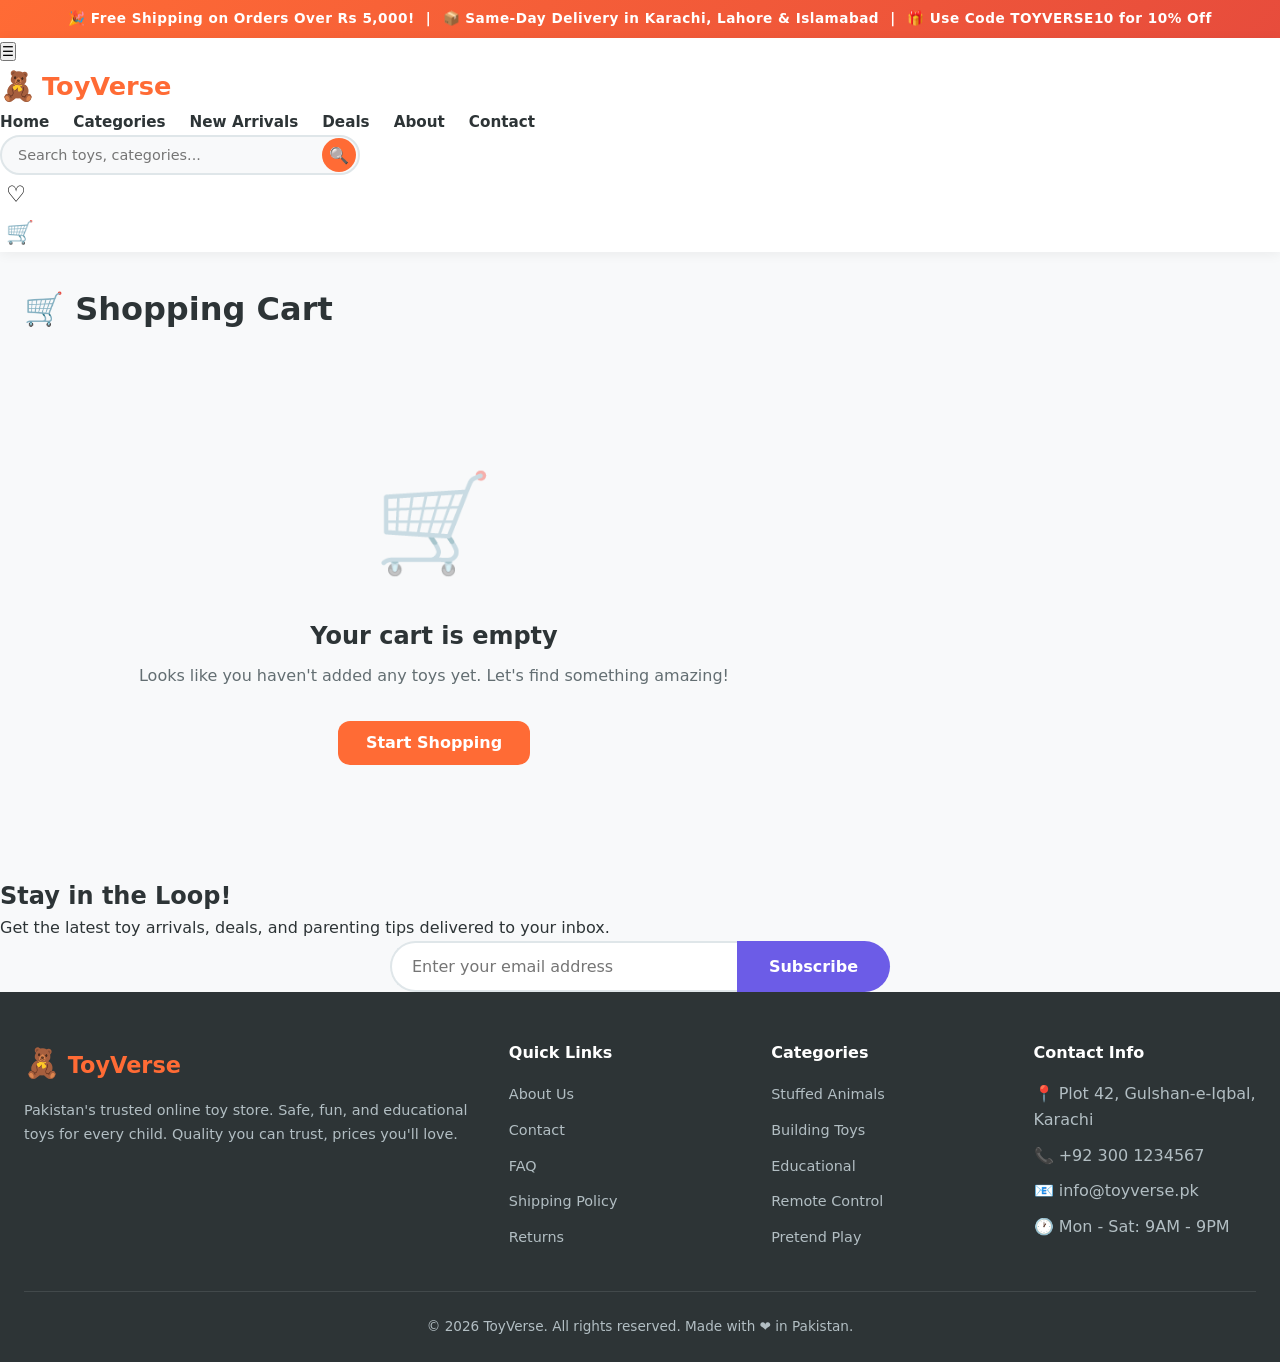
<file: cart.html>
<!DOCTYPE html>
<html lang="en">
<head>
<meta charset="UTF-8">
<meta name="viewport" content="width=device-width, initial-scale=1.0">
<title>ToyVerse - Shopping Cart</title>
<link rel="stylesheet" href="css/style.css">
<style>
.cart-section{max-width:1280px;margin:32px auto;padding:0 24px;display:grid;grid-template-columns:1fr 380px;gap:32px;align-items:start}
.cart-items{display:flex;flex-direction:column;gap:16px}
.cart-item{background:var(--card);border-radius:var(--radius);padding:20px;display:flex;gap:20px;align-items:center;box-shadow:var(--shadow);transition:transform .2s}
.cart-item:hover{transform:translateX(4px)}
.cart-item-emoji{font-size:3rem;width:80px;height:80px;background:var(--bg);border-radius:12px;display:flex;align-items:center;justify-content:center;flex-shrink:0}
.cart-item-info{flex:1}
.cart-item-name{font-weight:700;font-size:1.05rem;margin-bottom:4px}
.cart-item-sub{color:var(--text-light);font-size:.85rem}
.cart-item-price{color:var(--primary);font-weight:800;font-size:1.1rem;margin-top:8px}
.cart-item-actions{display:flex;align-items:center;gap:16px}
.cart-remove{background:none;border:none;color:var(--danger);font-size:1.2rem;cursor:pointer;padding:8px;border-radius:8px;transition:background .2s}
.cart-remove:hover{background:#ffe0e0}
.order-summary{background:var(--card);border-radius:var(--radius);padding:28px;box-shadow:var(--shadow);position:sticky;top:120px}
.order-summary h2{font-size:1.3rem;margin-bottom:20px;padding-bottom:16px;border-bottom:2px solid var(--border)}
.summary-row{display:flex;justify-content:space-between;padding:10px 0;font-size:.95rem}
.summary-row.total{border-top:2px solid var(--border);margin-top:12px;padding-top:16px;font-weight:800;font-size:1.15rem}
.summary-row .free{color:var(--accent);font-weight:700}
.coupon-section{margin:20px 0;display:flex;gap:0}
.coupon-section input{flex:1;padding:12px 16px;border:2px solid var(--border);border-radius:12px 0 0 12px;font-size:.9rem}
.coupon-section input:focus{outline:none;border-color:var(--primary)}
.coupon-section button{padding:12px 20px;background:var(--secondary);color:#fff;border:none;border-radius:0 12px 12px 0;font-weight:700;cursor:pointer;transition:background .2s}
.coupon-section button:hover{background:#5a4bd1}
.coupon-msg{font-size:.85rem;margin-top:4px;min-height:20px}
.coupon-msg.success{color:var(--accent)}
.coupon-msg.error{color:var(--danger)}
.checkout-btn{width:100%;padding:16px;background:var(--primary);color:#fff;border:none;border-radius:12px;font-size:1.1rem;font-weight:800;cursor:pointer;margin-top:20px;transition:all .2s}
.checkout-btn:hover{background:var(--primary-dark);transform:translateY(-2px);box-shadow:0 6px 20px rgba(255,107,53,.3)}
.continue-link{display:block;text-align:center;margin-top:16px;color:var(--text-light);font-weight:600;transition:color .2s}
.continue-link:hover{color:var(--primary)}
.page-title{max-width:1280px;margin:0 auto;padding:32px 24px 0;font-size:2rem;font-weight:800}
.empty-state{text-align:center;padding:80px 24px}
.empty-state .empty-icon{font-size:6rem;margin-bottom:16px;opacity:.4}
.empty-state h2{font-size:1.5rem;margin-bottom:8px}
.empty-state p{color:var(--text-light);margin-bottom:24px}
.empty-state .btn{margin-top:8px}
@media(max-width:768px){.cart-section{grid-template-columns:1fr}.order-summary{position:static}.cart-item{flex-wrap:wrap}.cart-item-actions{width:100%;justify-content:space-between;margin-top:8px}}
</style>
</head>
<body>

<div class="announcement-bar">
  <span>&#127881; Free Shipping on Orders Over Rs 5,000!</span> | <span>&#128230; Same-Day Delivery in Karachi, Lahore &amp; Islamabad</span> | <span>&#127873; Use Code TOYVERSE10 for 10% Off</span>
</div>
<nav class="navbar">
  <div class="navbar-inner">
    <button class="mobile-toggle" aria-label="Menu">&#9776;</button>
    <a href="index.html" class="logo"><span class="icon">&#129528;</span> ToyVerse</a>
    <ul class="nav-links">
      <li><a href="index.html">Home</a></li>
      <li><a href="categories.html">Categories</a></li>
      <li><a href="new-arrivals.html">New Arrivals</a></li>
      <li><a href="deals.html">Deals</a></li>
      <li><a href="about.html">About</a></li>
      <li><a href="contact.html">Contact</a></li>
    </ul>
    <div class="search-bar">
      <input type="text" placeholder="Search toys, categories...">
      <button>&#128269;</button>
    </div>
    <div class="nav-icons">
      <button class="nav-icon" title="Wishlist" onclick="location.href='wishlist.html'">&#9825;<span class="badge wishlist-badge">0</span></button>
      <button class="nav-icon" title="Cart" onclick="location.href='cart.html'">&#128722;<span class="badge cart-badge">0</span></button>
    </div>
  </div>
</nav>
<div class="mobile-menu" id="mobileMenu">
  <div class="mobile-menu-content">
    <button class="mobile-menu-close">&times;</button>
    <ul class="mobile-nav-links">
      <li><a href="index.html">Home</a></li>
      <li><a href="categories.html">Categories</a></li>
      <li><a href="new-arrivals.html">New Arrivals</a></li>
      <li><a href="deals.html">Deals</a></li>
      <li><a href="about.html">About</a></li>
      <li><a href="contact.html">Contact</a></li>
      <li><a href="wishlist.html">Wishlist</a></li>
      <li><a href="cart.html">Cart</a></li>
    </ul>
  </div>
</div>

<h1 class="page-title">&#128722; Shopping Cart</h1>

<section class="cart-section">
  <div class="cart-items" id="cart-items"></div>
  <div class="order-summary" id="order-summary">
    <h2>Order Summary</h2>
    <div class="summary-row"><span>Subtotal</span><span id="summary-subtotal">Rs 0</span></div>
    <div class="summary-row"><span>Shipping</span><span id="summary-shipping">Rs 0</span></div>
    <div class="summary-row"><span>Tax (5%)</span><span id="summary-tax">Rs 0</span></div>
    <div class="coupon-section">
      <input type="text" id="coupon-input" placeholder="Coupon code">
      <button onclick="applyCoupon()">Apply</button>
    </div>
    <div class="coupon-msg" id="coupon-msg"></div>
    <div class="summary-row"><span>Discount</span><span id="summary-discount">- Rs 0</span></div>
    <div class="summary-row total"><span>Total</span><span id="summary-total">Rs 0</span></div>
    <button class="checkout-btn" onclick="location.href='checkout.html'">Proceed to Checkout &#10132;</button>
    <a href="index.html" class="continue-link">&larr; Continue Shopping</a>
  </div>
</section>

<section class="newsletter">
  <h2>Stay in the Loop!</h2>
  <p>Get the latest toy arrivals, deals, and parenting tips delivered to your inbox.</p>
  <form class="newsletter-form" onsubmit="alert('Thanks for subscribing!');return false;">
    <input type="email" placeholder="Enter your email address" required>
    <button type="submit">Subscribe</button>
  </form>
</section>
<footer>
  <div class="footer-grid">
    <div class="footer-brand">
      <div class="logo"><span class="icon">&#129528;</span> ToyVerse</div>
      <p>Pakistan&#39;s trusted online toy store. Safe, fun, and educational toys for every child. Quality you can trust, prices you&#39;ll love.</p>
    </div>
    <div class="footer-col">
      <h4>Quick Links</h4>
      <ul>
        <li><a href="about.html">About Us</a></li>
        <li><a href="contact.html">Contact</a></li>
        <li><a href="faq.html">FAQ</a></li>
        <li><a href="shipping.html">Shipping Policy</a></li>
        <li><a href="returns.html">Returns</a></li>
      </ul>
    </div>
    <div class="footer-col">
      <h4>Categories</h4>
      <ul>
        <li><a href="categories.html">Stuffed Animals</a></li>
        <li><a href="categories.html">Building Toys</a></li>
        <li><a href="categories.html">Educational</a></li>
        <li><a href="categories.html">Remote Control</a></li>
        <li><a href="categories.html">Pretend Play</a></li>
      </ul>
    </div>
    <div class="footer-col">
      <h4>Contact Info</h4>
      <ul>
        <li>&#128205; Plot 42, Gulshan-e-Iqbal, Karachi</li>
        <li>&#128222; +92 300 1234567</li>
        <li>&#128231; info@toyverse.pk</li>
        <li>&#128336; Mon - Sat: 9AM - 9PM</li>
      </ul>
    </div>
  </div>
  <div class="footer-bottom">
    <p>&copy; 2026 ToyVerse. All rights reserved. Made with &#10084; in Pakistan.</p>
  </div>
</footer>

<script src="js/app.js"></script>
<script>
var couponApplied=false;
var discountPct=0;

function applyCoupon(){
  var code=document.getElementById('coupon-input').value.trim().toUpperCase();
  var msg=document.getElementById('coupon-msg');
  if(code==='TOYVERSE10'){
    couponApplied=true;
    discountPct=10;
    msg.className='coupon-msg success';
    msg.textContent='Coupon applied! 10% discount activated.';
  }else{
    couponApplied=false;
    discountPct=0;
    msg.className='coupon-msg error';
    msg.textContent='Invalid coupon code.';
  }
  renderSummary();
}

function renderCart(){
  var cart=getCart();
  var container=document.getElementById('cart-items');
  var summary=document.getElementById('order-summary');
  if(cart.length===0){
    container.innerHTML='<div class="empty-state"><div class="empty-icon">&#128722;</div><h2>Your cart is empty</h2><p>Looks like you haven\'t added any toys yet. Let\'s find something amazing!</p><a href="index.html" class="btn btn-primary">Start Shopping</a></div>';
    summary.style.display='none';
    return;
  }
  summary.style.display='block';
  var html='';
  cart.forEach(function(item){
    html+='<div class="cart-item">';
    html+='<div class="cart-item-emoji">'+item.emoji+'</div>';
    html+='<div class="cart-item-info">';
    html+='<div class="cart-item-name">'+item.name+'</div>';
    html+='<div class="cart-item-sub">'+item.subcategory+'</div>';
    html+='<div class="cart-item-price">'+formatPrice(item.price)+'</div>';
    html+='</div>';
    html+='<div class="cart-item-actions">';
    html+='<div class="quantity-selector">';
    html+='<button onclick="cartChangeQty('+item.id+','+(item.qty-1)+')">&#8722;</button>';
    html+='<input type="text" class="qty-val" value="'+item.qty+'" readonly>';
    html+='<button onclick="cartChangeQty('+item.id+','+(item.qty+1)+')">+</button>';
    html+='</div>';
    html+='<button class="cart-remove" onclick="cartRemove('+item.id+')" title="Remove">&#128465;</button>';
    html+='</div>';
    html+='</div>';
  });
  container.innerHTML=html;
  renderSummary();
}

function renderSummary(){
  var cart=getCart();
  var subtotal=cart.reduce(function(s,i){return s+i.price*i.qty},0);
  var shipping=subtotal>=5000?0:250;
  var tax=Math.round(subtotal*0.05);
  var discountAmt=couponApplied?Math.round(subtotal*discountPct/100):0;
  var total=subtotal+shipping+tax-discountAmt;
  document.getElementById('summary-subtotal').textContent=formatPrice(subtotal);
  document.getElementById('summary-shipping').innerHTML=shipping===0?'<span class="free">FREE</span>':formatPrice(shipping);
  document.getElementById('summary-tax').textContent=formatPrice(tax);
  document.getElementById('summary-discount').textContent=discountAmt>0?'- '+formatPrice(discountAmt):'- '+formatPrice(0);
  document.getElementById('summary-total').textContent=formatPrice(total);
}

function cartChangeQty(id,qty){
  updateCartQty(id,qty);
  renderCart();
}

function cartRemove(id){
  removeFromCart(id);
  renderCart();
}

renderCart();
</script>
</body>
</html>
</file>
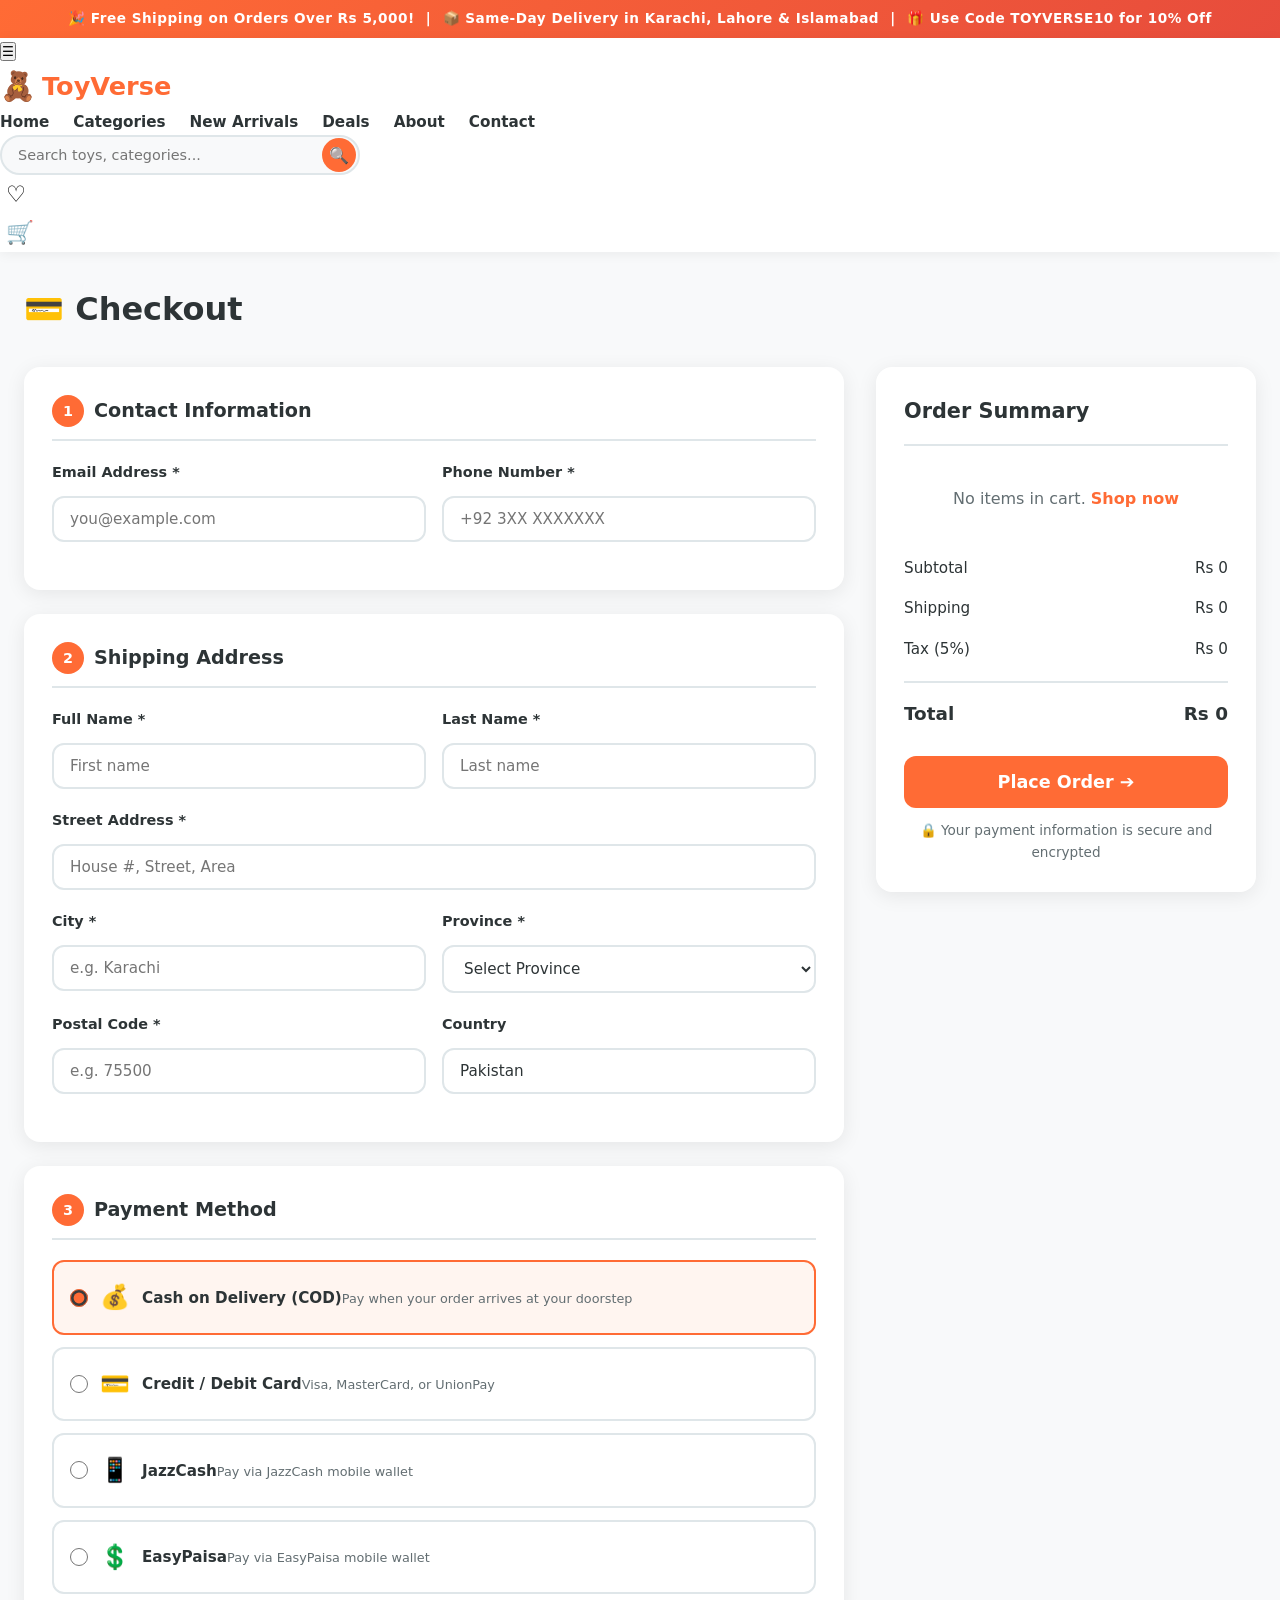
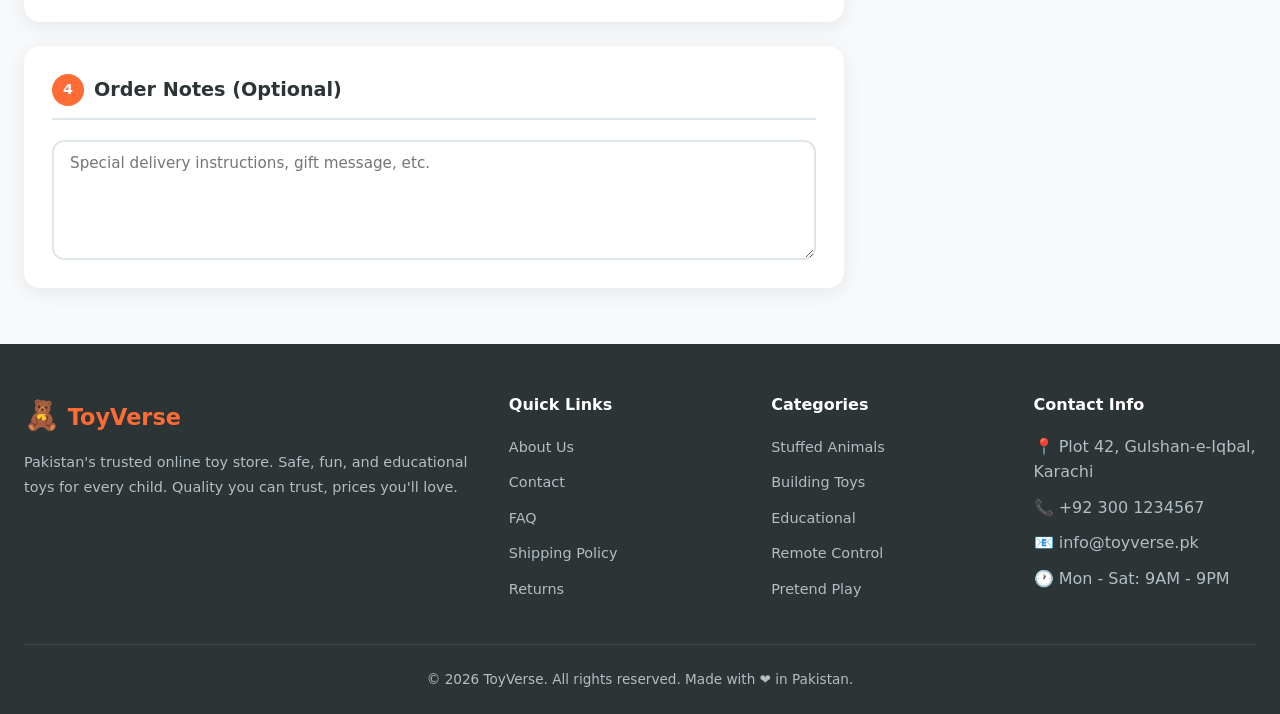
<file: checkout.html>
<!DOCTYPE html>
<html lang="en">
<head>
<meta charset="UTF-8">
<meta name="viewport" content="width=device-width, initial-scale=1.0">
<title>ToyVerse - Checkout</title>
<link rel="stylesheet" href="css/style.css">
<style>
.checkout-section{max-width:1280px;margin:32px auto;padding:0 24px;display:grid;grid-template-columns:1fr 380px;gap:32px;align-items:start}
.form-group{margin-bottom:20px}
.form-group label{display:block;font-weight:700;margin-bottom:6px;font-size:.9rem}
.form-group input,.form-group select,.form-group textarea{width:100%;padding:12px 16px;border:2px solid var(--border);border-radius:12px;font-size:.95rem;transition:border .2s;font-family:inherit}
.form-group input:focus,.form-group select:focus,.form-group textarea:focus{outline:none;border-color:var(--primary)}
.form-row{display:grid;grid-template-columns:1fr 1fr;gap:16px}
.form-section{background:var(--card);border-radius:var(--radius);padding:28px;box-shadow:var(--shadow);margin-bottom:24px}
.form-section h2{font-size:1.2rem;margin-bottom:20px;padding-bottom:12px;border-bottom:2px solid var(--border);display:flex;align-items:center;gap:10px}
.form-section h2 .section-num{background:var(--primary);color:#fff;width:32px;height:32px;border-radius:50%;display:flex;align-items:center;justify-content:center;font-size:.9rem;flex-shrink:0}
.payment-options{display:flex;flex-direction:column;gap:12px}
.payment-option{display:flex;align-items:center;gap:12px;padding:16px;border:2px solid var(--border);border-radius:12px;cursor:pointer;transition:all .2s}
.payment-option:hover{border-color:var(--primary)}
.payment-option input[type=radio]{accent-color:var(--primary);width:18px;height:18px}
.payment-option .pay-icon{font-size:1.5rem}
.payment-option .pay-info{flex:1}
.payment-option .pay-name{font-weight:700;font-size:.95rem}
.payment-option .pay-desc{font-size:.8rem;color:var(--text-light)}
.payment-option.selected{border-color:var(--primary);background:#fff5f0}
.checkout-summary{background:var(--card);border-radius:var(--radius);padding:28px;box-shadow:var(--shadow);position:sticky;top:120px}
.checkout-summary h2{font-size:1.3rem;margin-bottom:20px;padding-bottom:16px;border-bottom:2px solid var(--border)}
.summary-items{max-height:240px;overflow-y:auto;margin-bottom:16px}
.summary-item{display:flex;align-items:center;gap:12px;padding:10px 0;border-bottom:1px solid var(--border)}
.summary-item:last-child{border-bottom:none}
.summary-item-emoji{font-size:1.8rem;width:48px;height:48px;background:var(--bg);border-radius:10px;display:flex;align-items:center;justify-content:center;flex-shrink:0}
.summary-item-info{flex:1}
.summary-item-name{font-weight:600;font-size:.85rem}
.summary-item-qty{font-size:.8rem;color:var(--text-light)}
.summary-item-price{font-weight:700;font-size:.9rem;white-space:nowrap}
.summary-row{display:flex;justify-content:space-between;padding:8px 0;font-size:.95rem}
.summary-row.total{border-top:2px solid var(--border);margin-top:12px;padding-top:16px;font-weight:800;font-size:1.15rem}
.summary-row .free{color:var(--accent);font-weight:700}
.place-order-btn{width:100%;padding:16px;background:var(--primary);color:#fff;border:none;border-radius:12px;font-size:1.1rem;font-weight:800;cursor:pointer;margin-top:20px;transition:all .2s}
.place-order-btn:hover{background:var(--primary-dark);transform:translateY(-2px);box-shadow:0 6px 20px rgba(255,107,53,.3)}
.page-title{max-width:1280px;margin:0 auto;padding:32px 24px 0;font-size:2rem;font-weight:800}
.secure-note{text-align:center;margin-top:12px;font-size:.85rem;color:var(--text-light)}
.secure-note span{color:var(--accent)}
@media(max-width:768px){.checkout-section{grid-template-columns:1fr}.checkout-summary{position:static}.form-row{grid-template-columns:1fr}}
</style>
</head>
<body>

<div class="announcement-bar">
  <span>&#127881; Free Shipping on Orders Over Rs 5,000!</span> | <span>&#128230; Same-Day Delivery in Karachi, Lahore &amp; Islamabad</span> | <span>&#127873; Use Code TOYVERSE10 for 10% Off</span>
</div>
<nav class="navbar">
  <div class="navbar-inner">
    <button class="mobile-toggle" aria-label="Menu">&#9776;</button>
    <a href="index.html" class="logo"><span class="icon">&#129528;</span> ToyVerse</a>
    <ul class="nav-links">
      <li><a href="index.html">Home</a></li>
      <li><a href="categories.html">Categories</a></li>
      <li><a href="new-arrivals.html">New Arrivals</a></li>
      <li><a href="deals.html">Deals</a></li>
      <li><a href="about.html">About</a></li>
      <li><a href="contact.html">Contact</a></li>
    </ul>
    <div class="search-bar">
      <input type="text" placeholder="Search toys, categories...">
      <button>&#128269;</button>
    </div>
    <div class="nav-icons">
      <button class="nav-icon" title="Wishlist" onclick="location.href='wishlist.html'">&#9825;<span class="badge wishlist-badge">0</span></button>
      <button class="nav-icon" title="Cart" onclick="location.href='cart.html'">&#128722;<span class="badge cart-badge">0</span></button>
    </div>
  </div>
</nav>
<div class="mobile-menu" id="mobileMenu">
  <div class="mobile-menu-content">
    <button class="mobile-menu-close">&times;</button>
    <ul class="mobile-nav-links">
      <li><a href="index.html">Home</a></li>
      <li><a href="categories.html">Categories</a></li>
      <li><a href="new-arrivals.html">New Arrivals</a></li>
      <li><a href="deals.html">Deals</a></li>
      <li><a href="about.html">About</a></li>
      <li><a href="contact.html">Contact</a></li>
      <li><a href="wishlist.html">Wishlist</a></li>
      <li><a href="cart.html">Cart</a></li>
    </ul>
  </div>
</div>

<h1 class="page-title">&#128179; Checkout</h1>

<section class="checkout-section">
  <div class="checkout-forms">
    <form id="checkout-form" onsubmit="placeOrder(event)">

      <div class="form-section">
        <h2><span class="section-num">1</span> Contact Information</h2>
        <div class="form-row">
          <div class="form-group">
            <label for="email">Email Address *</label>
            <input type="email" id="email" placeholder="you@example.com" required>
          </div>
          <div class="form-group">
            <label for="phone">Phone Number *</label>
            <input type="tel" id="phone" placeholder="+92 3XX XXXXXXX" required>
          </div>
        </div>
      </div>

      <div class="form-section">
        <h2><span class="section-num">2</span> Shipping Address</h2>
        <div class="form-row">
          <div class="form-group">
            <label for="fname">Full Name *</label>
            <input type="text" id="fname" placeholder="First name" required>
          </div>
          <div class="form-group">
            <label for="lname">Last Name *</label>
            <input type="text" id="lname" placeholder="Last name" required>
          </div>
        </div>
        <div class="form-group">
          <label for="address">Street Address *</label>
          <input type="text" id="address" placeholder="House #, Street, Area" required>
        </div>
        <div class="form-row">
          <div class="form-group">
            <label for="city">City *</label>
            <input type="text" id="city" placeholder="e.g. Karachi" required>
          </div>
          <div class="form-group">
            <label for="province">Province *</label>
            <select id="province" required>
              <option value="">Select Province</option>
              <option value="Punjab">Punjab</option>
              <option value="Sindh">Sindh</option>
              <option value="KPK">Khyber Pakhtunkhwa (KPK)</option>
              <option value="Balochistan">Balochistan</option>
              <option value="Islamabad">Islamabad Capital Territory</option>
              <option value="Gilgit-Baltistan">Gilgit-Baltistan</option>
              <option value="AJK">Azad Jammu &amp; Kashmir (AJK)</option>
            </select>
          </div>
        </div>
        <div class="form-row">
          <div class="form-group">
            <label for="postal">Postal Code *</label>
            <input type="text" id="postal" placeholder="e.g. 75500" required>
          </div>
          <div class="form-group">
            <label for="country">Country</label>
            <input type="text" id="country" value="Pakistan" readonly>
          </div>
        </div>
      </div>

      <div class="form-section">
        <h2><span class="section-num">3</span> Payment Method</h2>
        <div class="payment-options">
          <label class="payment-option selected">
            <input type="radio" name="payment" value="cod" checked onchange="selectPayment(this)">
            <span class="pay-icon">&#128176;</span>
            <span class="pay-info"><span class="pay-name">Cash on Delivery (COD)</span><span class="pay-desc">Pay when your order arrives at your doorstep</span></span>
          </label>
          <label class="payment-option">
            <input type="radio" name="payment" value="card" onchange="selectPayment(this)">
            <span class="pay-icon">&#128179;</span>
            <span class="pay-info"><span class="pay-name">Credit / Debit Card</span><span class="pay-desc">Visa, MasterCard, or UnionPay</span></span>
          </label>
          <label class="payment-option">
            <input type="radio" name="payment" value="jazzcash" onchange="selectPayment(this)">
            <span class="pay-icon">&#128241;</span>
            <span class="pay-info"><span class="pay-name">JazzCash</span><span class="pay-desc">Pay via JazzCash mobile wallet</span></span>
          </label>
          <label class="payment-option">
            <input type="radio" name="payment" value="easypaisa" onchange="selectPayment(this)">
            <span class="pay-icon">&#128178;</span>
            <span class="pay-info"><span class="pay-name">EasyPaisa</span><span class="pay-desc">Pay via EasyPaisa mobile wallet</span></span>
          </label>
        </div>
      </div>

      <div class="form-section">
        <h2><span class="section-num">4</span> Order Notes (Optional)</h2>
        <div class="form-group" style="margin-bottom:0">
          <textarea id="order-notes" rows="3" placeholder="Special delivery instructions, gift message, etc."></textarea>
        </div>
      </div>

    </form>
  </div>

  <div class="checkout-summary">
    <h2>Order Summary</h2>
    <div class="summary-items" id="checkout-items"></div>
    <div class="summary-row"><span>Subtotal</span><span id="c-subtotal">Rs 0</span></div>
    <div class="summary-row"><span>Shipping</span><span id="c-shipping">Rs 0</span></div>
    <div class="summary-row"><span>Tax (5%)</span><span id="c-tax">Rs 0</span></div>
    <div class="summary-row total"><span>Total</span><span id="c-total">Rs 0</span></div>
    <button class="place-order-btn" onclick="placeOrder(event)">Place Order &#10132;</button>
    <div class="secure-note"><span>&#128274;</span> Your payment information is secure and encrypted</div>
  </div>
</section>

<footer>
  <div class="footer-grid">
    <div class="footer-brand">
      <div class="logo"><span class="icon">&#129528;</span> ToyVerse</div>
      <p>Pakistan&#39;s trusted online toy store. Safe, fun, and educational toys for every child. Quality you can trust, prices you&#39;ll love.</p>
    </div>
    <div class="footer-col">
      <h4>Quick Links</h4>
      <ul>
        <li><a href="about.html">About Us</a></li>
        <li><a href="contact.html">Contact</a></li>
        <li><a href="faq.html">FAQ</a></li>
        <li><a href="shipping.html">Shipping Policy</a></li>
        <li><a href="returns.html">Returns</a></li>
      </ul>
    </div>
    <div class="footer-col">
      <h4>Categories</h4>
      <ul>
        <li><a href="categories.html">Stuffed Animals</a></li>
        <li><a href="categories.html">Building Toys</a></li>
        <li><a href="categories.html">Educational</a></li>
        <li><a href="categories.html">Remote Control</a></li>
        <li><a href="categories.html">Pretend Play</a></li>
      </ul>
    </div>
    <div class="footer-col">
      <h4>Contact Info</h4>
      <ul>
        <li>&#128205; Plot 42, Gulshan-e-Iqbal, Karachi</li>
        <li>&#128222; +92 300 1234567</li>
        <li>&#128231; info@toyverse.pk</li>
        <li>&#128336; Mon - Sat: 9AM - 9PM</li>
      </ul>
    </div>
  </div>
  <div class="footer-bottom">
    <p>&copy; 2026 ToyVerse. All rights reserved. Made with &#10084; in Pakistan.</p>
  </div>
</footer>

<script src="js/app.js"></script>
<script>
function selectPayment(el){
  document.querySelectorAll('.payment-option').forEach(function(o){o.classList.remove('selected')});
  el.closest('.payment-option').classList.add('selected');
}

function renderCheckoutSummary(){
  var cart=getCart();
  var itemsContainer=document.getElementById('checkout-items');
  if(cart.length===0){
    itemsContainer.innerHTML='<p style="text-align:center;color:var(--text-light);padding:20px">No items in cart. <a href="index.html" style="color:var(--primary);font-weight:700">Shop now</a></p>';
    return;
  }
  var html='';
  cart.forEach(function(item){
    html+='<div class="summary-item">';
    html+='<div class="summary-item-emoji">'+item.emoji+'</div>';
    html+='<div class="summary-item-info"><div class="summary-item-name">'+item.name+'</div><div class="summary-item-qty">Qty: '+item.qty+'</div></div>';
    html+='<div class="summary-item-price">'+formatPrice(item.price*item.qty)+'</div>';
    html+='</div>';
  });
  itemsContainer.innerHTML=html;
  var subtotal=cart.reduce(function(s,i){return s+i.price*i.qty},0);
  var shipping=subtotal>=5000?0:250;
  var tax=Math.round(subtotal*0.05);
  var total=subtotal+shipping+tax;
  document.getElementById('c-subtotal').textContent=formatPrice(subtotal);
  document.getElementById('c-shipping').innerHTML=shipping===0?'<span class="free">FREE</span>':formatPrice(shipping);
  document.getElementById('c-tax').textContent=formatPrice(tax);
  document.getElementById('c-total').textContent=formatPrice(total);
}

function placeOrder(e){
  e.preventDefault();
  var form=document.getElementById('checkout-form');
  if(!form.checkValidity()){
    form.reportValidity();
    return;
  }
  var cart=getCart();
  if(cart.length===0){
    alert('Your cart is empty!');
    return;
  }
  localStorage.removeItem('tv_cart');
  location.href='order-confirmation.html';
}

renderCheckoutSummary();
</script>
</body>
</html>
</file>
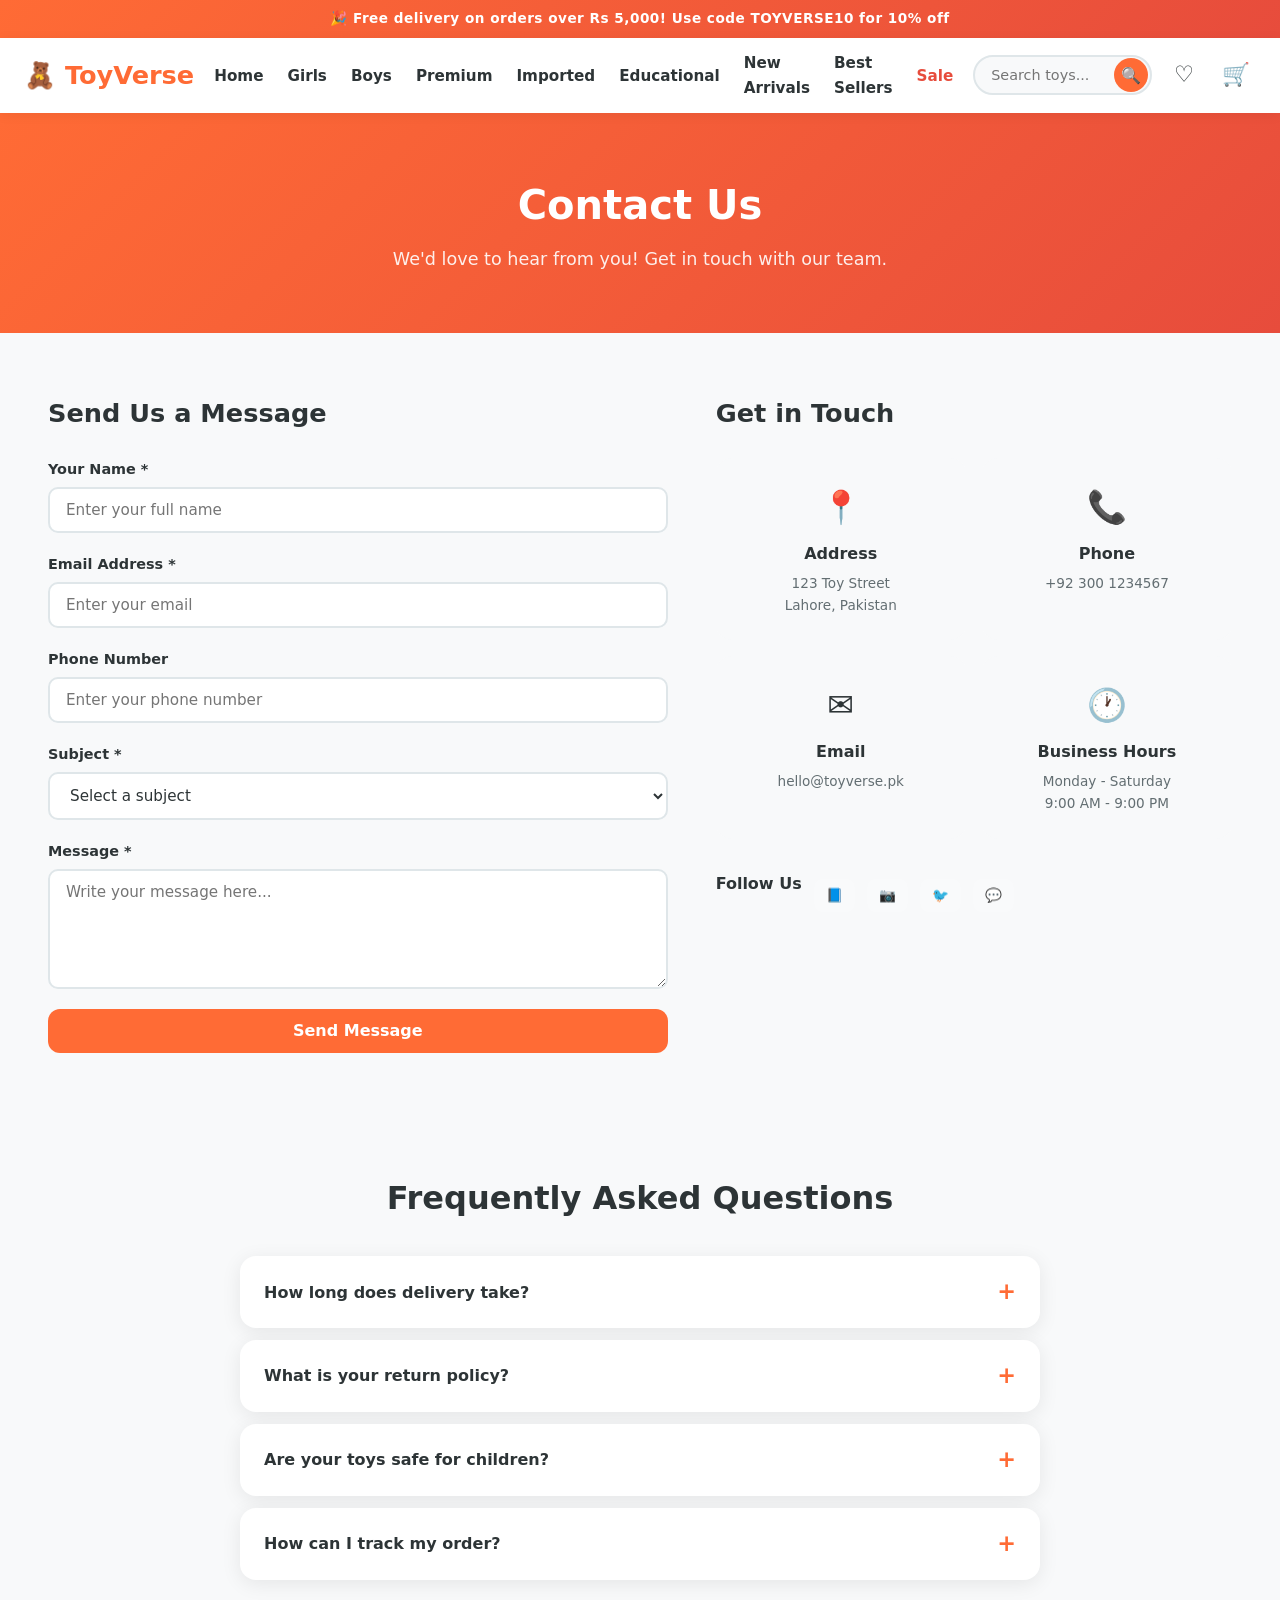
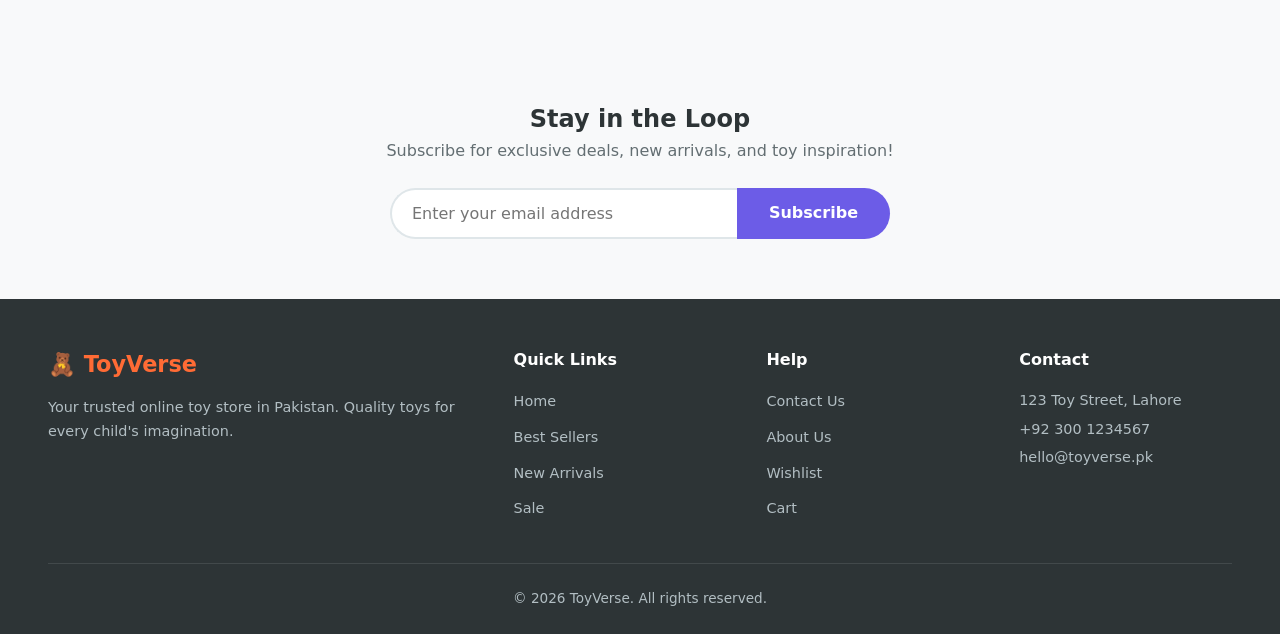
<file: contact.html>
<!DOCTYPE html>
<html lang="en">
<head>
    <meta charset="UTF-8">
    <meta name="viewport" content="width=device-width, initial-scale=1.0">
    <title>Contact Us - ToyVerse</title>
    <link rel="stylesheet" href="css/style.css">
</head>
<body>

    <!-- Announcement Bar -->
    <div class="announcement-bar">
        🎉 Free delivery on orders over Rs 5,000! Use code <strong>TOYVERSE10</strong> for 10% off
    </div>

    <!-- Navbar -->
    <nav class="navbar">
        <div class="nav-container">
            <a href="index.html" class="nav-logo">🧸 ToyVerse</a>

            <ul class="nav-links">
                <li><a href="index.html">Home</a></li>
                <li><a href="index.html#girls">Girls</a></li>
                <li><a href="index.html#boys">Boys</a></li>
                <li><a href="index.html#premium">Premium</a></li>
                <li><a href="index.html#imported">Imported</a></li>
                <li><a href="index.html#educational">Educational</a></li>
                <li><a href="index.html#new-arrivals">New Arrivals</a></li>
                <li><a href="index.html#best-sellers">Best Sellers</a></li>
                <li><a href="index.html#sale" class="sale-link">Sale</a></li>
            </ul>

            <div class="nav-actions">
                <div class="search-bar">
                    <input type="text" placeholder="Search toys..." id="searchInput">
                    <button type="button">🔍</button>
                </div>
                <a href="wishlist.html" class="nav-icon" id="wishlistIcon">
                    ♡
                    <span class="wish-count">0</span>
                </a>
                <a href="cart.html" class="nav-icon" id="cartIcon">
                    🛒
                    <span class="cart-count">0</span>
                </a>
                <button class="hamburger" id="hamburgerBtn" aria-label="Toggle menu">
                    <span></span>
                    <span></span>
                    <span></span>
                </button>
            </div>
        </div>
    </nav>

    <!-- Mobile Menu -->
    <div class="mobile-menu" id="mobileMenu">
        <ul class="mobile-nav-links">
            <li><a href="index.html">Home</a></li>
            <li><a href="index.html#girls">Girls</a></li>
            <li><a href="index.html#boys">Boys</a></li>
            <li><a href="index.html#premium">Premium</a></li>
            <li><a href="index.html#imported">Imported</a></li>
            <li><a href="index.html#educational">Educational</a></li>
            <li><a href="index.html#new-arrivals">New Arrivals</a></li>
            <li><a href="index.html#best-sellers">Best Sellers</a></li>
            <li><a href="index.html#sale">Sale</a></li>
        </ul>
    </div>

    <!-- Hero Section -->
    <section class="contact-hero">
        <div class="container">
            <h1>Contact Us</h1>
            <p>We'd love to hear from you! Get in touch with our team.</p>
        </div>
    </section>

    <!-- Contact Content -->
    <section class="contact-section">
        <div class="container">
            <div class="contact-grid">
                <!-- Contact Form -->
                <div class="contact-form-wrapper">
                    <h2>Send Us a Message</h2>
                    <form class="contact-form" id="contactForm">
                        <div class="form-group">
                            <label for="contactName">Your Name *</label>
                            <input type="text" id="contactName" name="name" placeholder="Enter your full name" required>
                        </div>
                        <div class="form-group">
                            <label for="contactEmail">Email Address *</label>
                            <input type="email" id="contactEmail" name="email" placeholder="Enter your email" required>
                        </div>
                        <div class="form-group">
                            <label for="contactPhone">Phone Number</label>
                            <input type="tel" id="contactPhone" name="phone" placeholder="Enter your phone number">
                        </div>
                        <div class="form-group">
                            <label for="contactSubject">Subject *</label>
                            <select id="contactSubject" name="subject" required>
                                <option value="" disabled selected>Select a subject</option>
                                <option value="order-inquiry">Order Inquiry</option>
                                <option value="product-question">Product Question</option>
                                <option value="shipping">Shipping & Delivery</option>
                                <option value="returns">Returns & Exchanges</option>
                                <option value="complaint">Complaint</option>
                                <option value="partnership">Business Partnership</option>
                                <option value="other">Other</option>
                            </select>
                        </div>
                        <div class="form-group">
                            <label for="contactMessage">Message *</label>
                            <textarea id="contactMessage" name="message" rows="5" placeholder="Write your message here..." required></textarea>
                        </div>
                        <button type="submit" class="btn btn-primary btn-full">Send Message</button>
                    </form>
                </div>

                <!-- Contact Info -->
                <div class="contact-info-wrapper">
                    <h2>Get in Touch</h2>
                    <div class="contact-info-cards">
                        <div class="contact-info-card">
                            <div class="info-icon">📍</div>
                            <h3>Address</h3>
                            <p>123 Toy Street<br>Lahore, Pakistan</p>
                        </div>
                        <div class="contact-info-card">
                            <div class="info-icon">📞</div>
                            <h3>Phone</h3>
                            <p>+92 300 1234567</p>
                        </div>
                        <div class="contact-info-card">
                            <div class="info-icon">✉️</div>
                            <h3>Email</h3>
                            <p>hello@toyverse.pk</p>
                        </div>
                        <div class="contact-info-card">
                            <div class="info-icon">🕐</div>
                            <h3>Business Hours</h3>
                            <p>Monday - Saturday<br>9:00 AM - 9:00 PM</p>
                        </div>
                    </div>

                    <div class="social-links">
                        <h3>Follow Us</h3>
                        <div class="social-icons">
                            <a href="#" class="social-icon" aria-label="Facebook">📘</a>
                            <a href="#" class="social-icon" aria-label="Instagram">📷</a>
                            <a href="#" class="social-icon" aria-label="Twitter">🐦</a>
                            <a href="#" class="social-icon" aria-label="WhatsApp">💬</a>
                        </div>
                    </div>
                </div>
            </div>
        </div>
    </section>

    <!-- FAQ Section -->
    <section class="faq-section">
        <div class="container">
            <h2>Frequently Asked Questions</h2>
            <div class="faq-accordion">
                <details class="faq-item">
                    <summary>How long does delivery take?</summary>
                    <div class="faq-answer">
                        <p>We offer standard delivery within 5-7 business days across Pakistan. For orders placed in Lahore, delivery may arrive within 2-3 business days. Express delivery options are also available at checkout for an additional fee.</p>
                    </div>
                </details>

                <details class="faq-item">
                    <summary>What is your return policy?</summary>
                    <div class="faq-answer">
                        <p>We accept returns within 7 days of delivery for unused, unopened items in their original packaging. To initiate a return, please contact our support team with your order number. Refunds are processed within 5-7 business days after we receive the returned item. Please note that opened or used items cannot be returned for hygiene reasons.</p>
                    </div>
                </details>

                <details class="faq-item">
                    <summary>Are your toys safe for children?</summary>
                    <div class="faq-answer">
                        <p>Absolutely! Safety is our top priority. All toys sold on ToyVerse are sourced from trusted manufacturers and meet international safety standards. Our toys are tested for harmful substances, sharp edges, and small parts. We only stock age-appropriate products with clear age recommendations on every listing.</p>
                    </div>
                </details>

                <details class="faq-item">
                    <summary>How can I track my order?</summary>
                    <div class="faq-answer">
                        <p>Once your order is dispatched, you will receive an SMS and email with your tracking number. You can use this tracking number on our website or the courier partner's site to track your package in real-time. You can also log in to your ToyVerse account to view all your order details and tracking information.</p>
                    </div>
                </details>
            </div>
        </div>
    </section>

    <!-- Newsletter -->
    <section class="newsletter-section">
        <div class="container">
            <h2>Stay in the Loop</h2>
            <p>Subscribe for exclusive deals, new arrivals, and toy inspiration!</p>
            <form class="newsletter-form" id="newsletterForm">
                <input type="email" placeholder="Enter your email address" required>
                <button type="submit" class="btn btn-primary">Subscribe</button>
            </form>
        </div>
    </section>

    <!-- Footer -->
    <footer class="footer">
        <div class="container">
            <div class="footer-grid">
                <div class="footer-col">
                    <h3>🧸 ToyVerse</h3>
                    <p>Your trusted online toy store in Pakistan. Quality toys for every child's imagination.</p>
                </div>
                <div class="footer-col">
                    <h4>Quick Links</h4>
                    <ul>
                        <li><a href="index.html">Home</a></li>
                        <li><a href="index.html#best-sellers">Best Sellers</a></li>
                        <li><a href="index.html#new-arrivals">New Arrivals</a></li>
                        <li><a href="index.html#sale">Sale</a></li>
                    </ul>
                </div>
                <div class="footer-col">
                    <h4>Help</h4>
                    <ul>
                        <li><a href="contact.html">Contact Us</a></li>
                        <li><a href="about.html">About Us</a></li>
                        <li><a href="wishlist.html">Wishlist</a></li>
                        <li><a href="cart.html">Cart</a></li>
                    </ul>
                </div>
                <div class="footer-col">
                    <h4>Contact</h4>
                    <p>123 Toy Street, Lahore</p>
                    <p>+92 300 1234567</p>
                    <p>hello@toyverse.pk</p>
                </div>
            </div>
            <div class="footer-bottom">
                <p>&copy; 2026 ToyVerse. All rights reserved.</p>
            </div>
        </div>
    </footer>

    <!-- Toast Notification -->
    <div class="toast" id="toast"></div>

    <script src="js/app.js"></script>
</body>
</html>
</file>
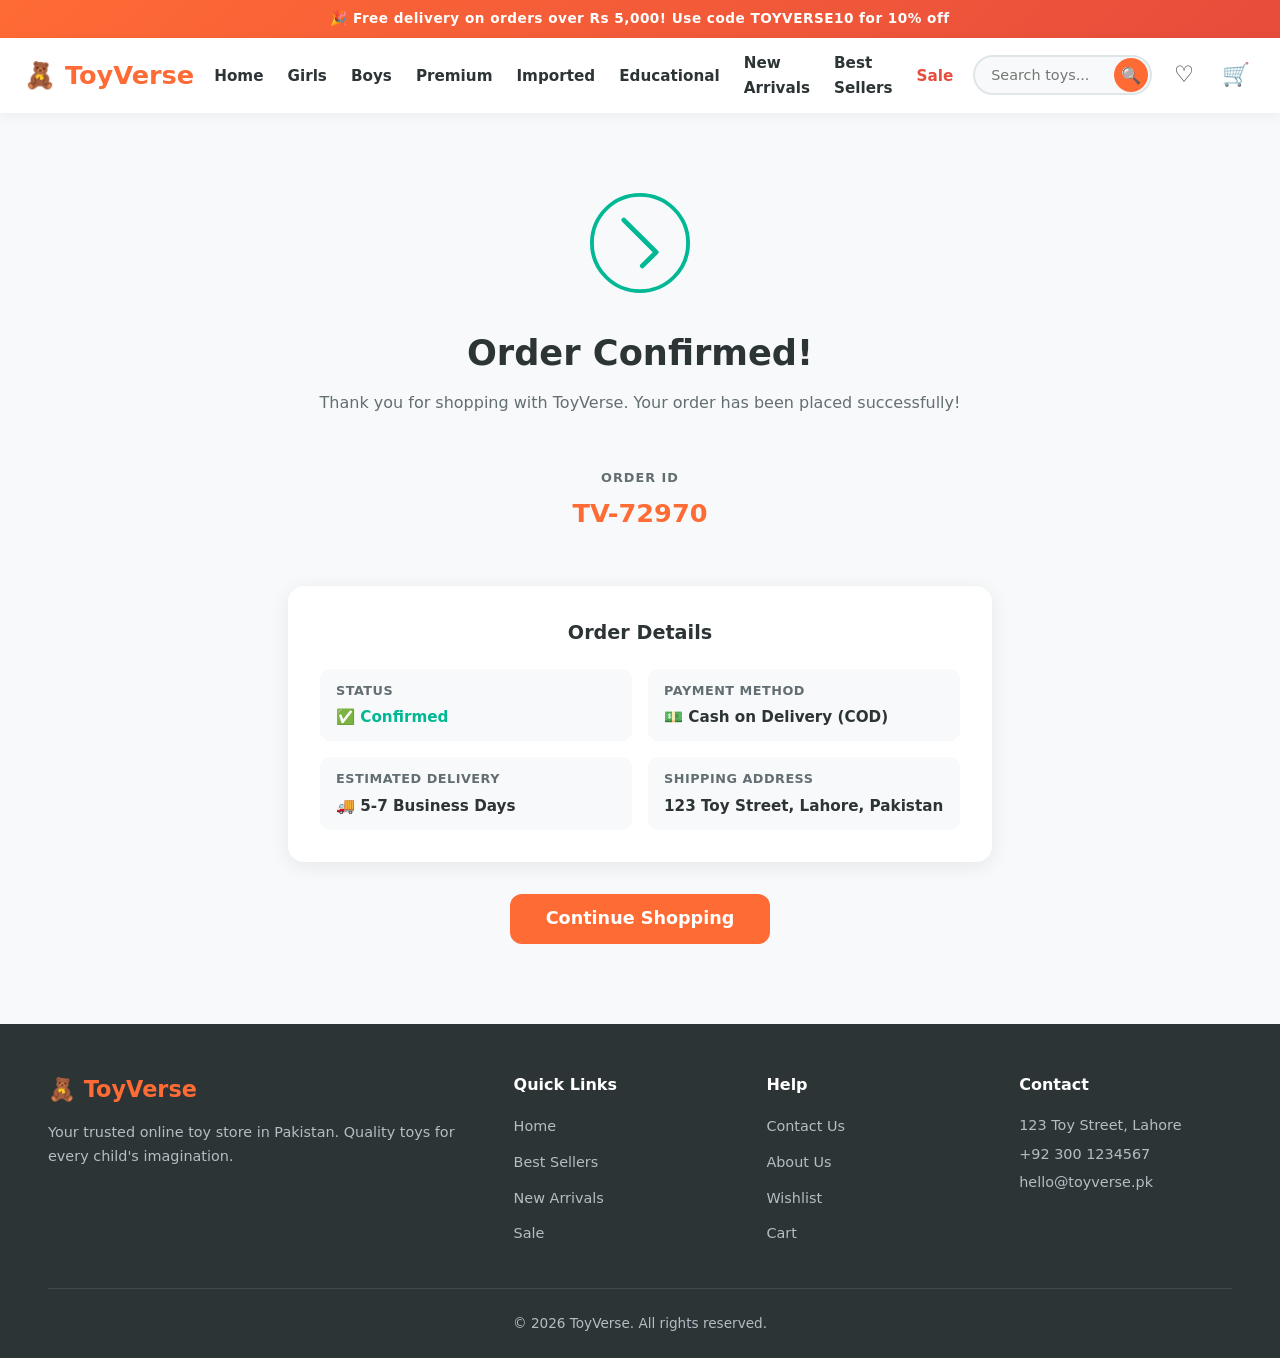
<file: order-confirmation.html>
<!DOCTYPE html>
<html lang="en">
<head>
    <meta charset="UTF-8">
    <meta name="viewport" content="width=device-width, initial-scale=1.0">
    <title>Order Confirmed! - ToyVerse</title>
    <link rel="stylesheet" href="css/style.css">
</head>
<body>

    <!-- Announcement Bar -->
    <div class="announcement-bar">
        🎉 Free delivery on orders over Rs 5,000! Use code <strong>TOYVERSE10</strong> for 10% off
    </div>

    <!-- Navbar -->
    <nav class="navbar">
        <div class="nav-container">
            <a href="index.html" class="nav-logo">🧸 ToyVerse</a>

            <ul class="nav-links">
                <li><a href="index.html">Home</a></li>
                <li><a href="index.html#girls">Girls</a></li>
                <li><a href="index.html#boys">Boys</a></li>
                <li><a href="index.html#premium">Premium</a></li>
                <li><a href="index.html#imported">Imported</a></li>
                <li><a href="index.html#educational">Educational</a></li>
                <li><a href="index.html#new-arrivals">New Arrivals</a></li>
                <li><a href="index.html#best-sellers">Best Sellers</a></li>
                <li><a href="index.html#sale" class="sale-link">Sale</a></li>
            </ul>

            <div class="nav-actions">
                <div class="search-bar">
                    <input type="text" placeholder="Search toys..." id="searchInput">
                    <button type="button">🔍</button>
                </div>
                <a href="wishlist.html" class="nav-icon" id="wishlistIcon">
                    ♡
                    <span class="wish-count">0</span>
                </a>
                <a href="cart.html" class="nav-icon" id="cartIcon">
                    🛒
                    <span class="cart-count">0</span>
                </a>
                <button class="hamburger" id="hamburgerBtn" aria-label="Toggle menu">
                    <span></span>
                    <span></span>
                    <span></span>
                </button>
            </div>
        </div>
    </nav>

    <!-- Mobile Menu -->
    <div class="mobile-menu" id="mobileMenu">
        <ul class="mobile-nav-links">
            <li><a href="index.html">Home</a></li>
            <li><a href="index.html#girls">Girls</a></li>
            <li><a href="index.html#boys">Boys</a></li>
            <li><a href="index.html#premium">Premium</a></li>
            <li><a href="index.html#imported">Imported</a></li>
            <li><a href="index.html#educational">Educational</a></li>
            <li><a href="index.html#new-arrivals">New Arrivals</a></li>
            <li><a href="index.html#best-sellers">Best Sellers</a></li>
            <li><a href="index.html#sale">Sale</a></li>
        </ul>
    </div>

    <!-- Order Confirmation Content -->
    <section class="order-confirmation-section">
        <div class="container">
            <!-- Animated Checkmark -->
            <div class="success-checkmark">
                <div class="checkmark-circle">
                    <svg class="checkmark-svg" viewBox="0 0 52 52">
                        <circle class="checkmark-circle-path" cx="26" cy="26" r="25" fill="none"/>
                        <path class="checkmark-check-path" fill="none" d="M14.1 27.2l7.1 7.2 16.7-16.8"/>
                    </svg>
                </div>
            </div>

            <h1 class="confirmation-heading">Order Confirmed!</h1>
            <p class="confirmation-subtext">Thank you for shopping with ToyVerse. Your order has been placed successfully!</p>

            <!-- Order ID -->
            <div class="order-id-display">
                <span class="order-id-label">Order ID</span>
                <span class="order-id-value" id="orderId">TV-XXXXX</span>
            </div>

            <!-- Order Details Box -->
            <div class="order-details-box">
                <h2>Order Details</h2>
                <div class="order-details-grid">
                    <div class="order-detail-item">
                        <span class="detail-label">Status</span>
                        <span class="detail-value status-confirmed">✅ Confirmed</span>
                    </div>
                    <div class="order-detail-item">
                        <span class="detail-label">Payment Method</span>
                        <span class="detail-value">💵 Cash on Delivery (COD)</span>
                    </div>
                    <div class="order-detail-item">
                        <span class="detail-label">Estimated Delivery</span>
                        <span class="detail-value">🚚 5-7 Business Days</span>
                    </div>
                    <div class="order-detail-item">
                        <span class="detail-label">Shipping Address</span>
                        <span class="detail-value" id="shippingAddress">123 Toy Street, Lahore, Pakistan</span>
                    </div>
                </div>
            </div>

            <!-- Continue Shopping Button -->
            <div class="confirmation-actions">
                <a href="index.html" class="btn btn-primary btn-large">Continue Shopping</a>
            </div>
        </div>
    </section>

    <!-- Footer -->
    <footer class="footer">
        <div class="container">
            <div class="footer-grid">
                <div class="footer-col">
                    <h3>🧸 ToyVerse</h3>
                    <p>Your trusted online toy store in Pakistan. Quality toys for every child's imagination.</p>
                </div>
                <div class="footer-col">
                    <h4>Quick Links</h4>
                    <ul>
                        <li><a href="index.html">Home</a></li>
                        <li><a href="index.html#best-sellers">Best Sellers</a></li>
                        <li><a href="index.html#new-arrivals">New Arrivals</a></li>
                        <li><a href="index.html#sale">Sale</a></li>
                    </ul>
                </div>
                <div class="footer-col">
                    <h4>Help</h4>
                    <ul>
                        <li><a href="contact.html">Contact Us</a></li>
                        <li><a href="about.html">About Us</a></li>
                        <li><a href="wishlist.html">Wishlist</a></li>
                        <li><a href="cart.html">Cart</a></li>
                    </ul>
                </div>
                <div class="footer-col">
                    <h4>Contact</h4>
                    <p>123 Toy Street, Lahore</p>
                    <p>+92 300 1234567</p>
                    <p>hello@toyverse.pk</p>
                </div>
            </div>
            <div class="footer-bottom">
                <p>&copy; 2026 ToyVerse. All rights reserved.</p>
            </div>
        </div>
    </footer>

    <!-- Toast Notification -->
    <div class="toast" id="toast"></div>

    <script src="js/app.js"></script>
    <script>
        document.addEventListener('DOMContentLoaded', function() {
            var orderId = 'TV-' + Math.floor(10000 + Math.random() * 90000);
            document.getElementById('orderId').textContent = orderId;
        });
    </script>
</body>
</html>
</file>
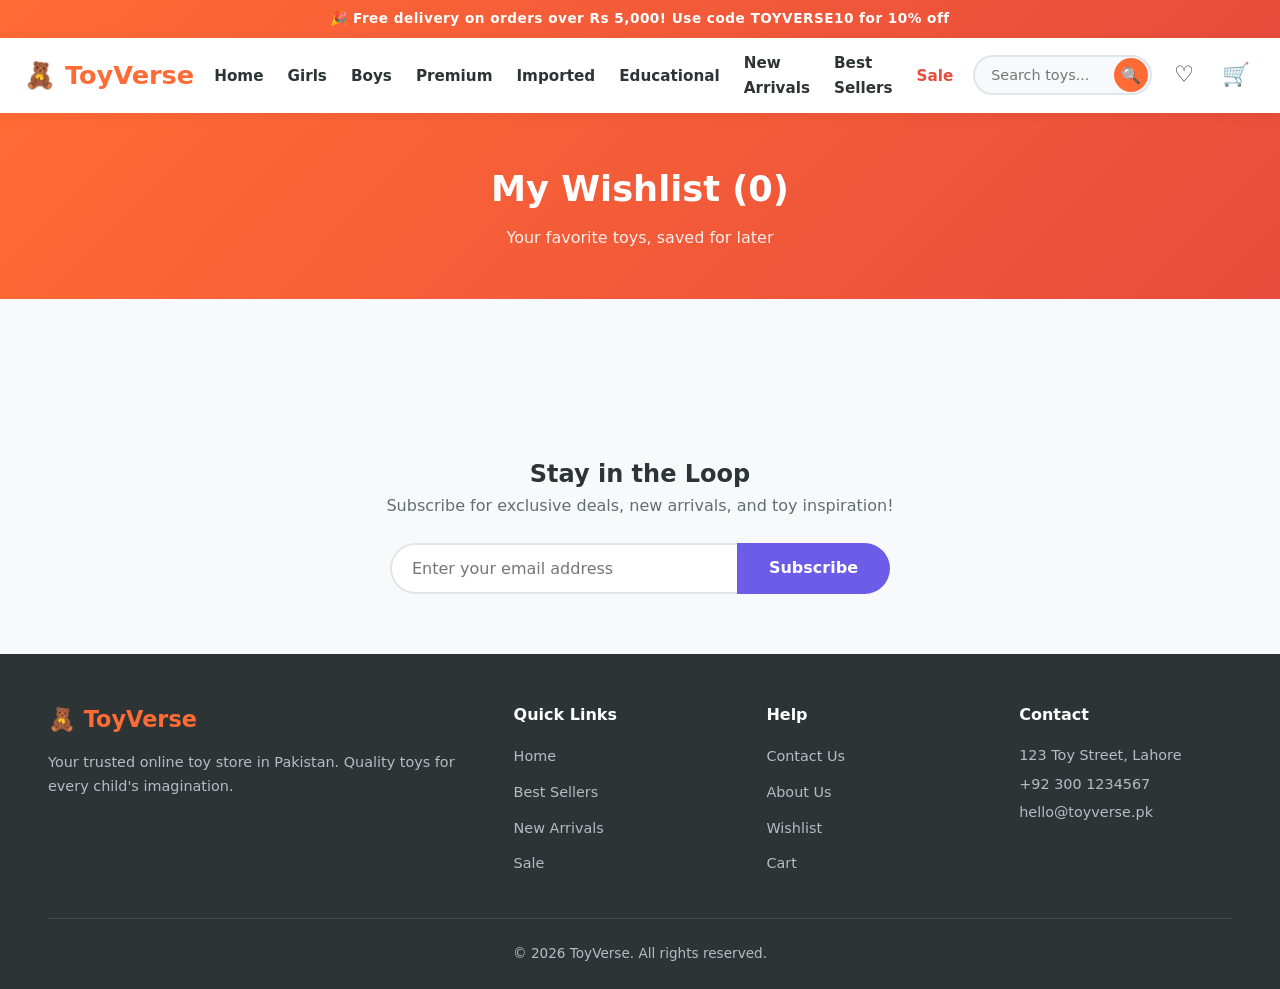
<file: wishlist.html>
<!DOCTYPE html>
<html lang="en">
<head>
    <meta charset="UTF-8">
    <meta name="viewport" content="width=device-width, initial-scale=1.0">
    <title>My Wishlist - ToyVerse</title>
    <link rel="stylesheet" href="css/style.css">
</head>
<body>

    <!-- Announcement Bar -->
    <div class="announcement-bar">
        🎉 Free delivery on orders over Rs 5,000! Use code <strong>TOYVERSE10</strong> for 10% off
    </div>

    <!-- Navbar -->
    <nav class="navbar">
        <div class="nav-container">
            <a href="index.html" class="nav-logo">🧸 ToyVerse</a>

            <ul class="nav-links">
                <li><a href="index.html">Home</a></li>
                <li><a href="index.html#girls">Girls</a></li>
                <li><a href="index.html#boys">Boys</a></li>
                <li><a href="index.html#premium">Premium</a></li>
                <li><a href="index.html#imported">Imported</a></li>
                <li><a href="index.html#educational">Educational</a></li>
                <li><a href="index.html#new-arrivals">New Arrivals</a></li>
                <li><a href="index.html#best-sellers">Best Sellers</a></li>
                <li><a href="index.html#sale" class="sale-link">Sale</a></li>
            </ul>

            <div class="nav-actions">
                <div class="search-bar">
                    <input type="text" placeholder="Search toys..." id="searchInput">
                    <button type="button">🔍</button>
                </div>
                <a href="wishlist.html" class="nav-icon" id="wishlistIcon">
                    ♡
                    <span class="wish-count">0</span>
                </a>
                <a href="cart.html" class="nav-icon" id="cartIcon">
                    🛒
                    <span class="cart-count">0</span>
                </a>
                <button class="hamburger" id="hamburgerBtn" aria-label="Toggle menu">
                    <span></span>
                    <span></span>
                    <span></span>
                </button>
            </div>
        </div>
    </nav>

    <!-- Mobile Menu -->
    <div class="mobile-menu" id="mobileMenu">
        <ul class="mobile-nav-links">
            <li><a href="index.html">Home</a></li>
            <li><a href="index.html#girls">Girls</a></li>
            <li><a href="index.html#boys">Boys</a></li>
            <li><a href="index.html#premium">Premium</a></li>
            <li><a href="index.html#imported">Imported</a></li>
            <li><a href="index.html#educational">Educational</a></li>
            <li><a href="index.html#new-arrivals">New Arrivals</a></li>
            <li><a href="index.html#best-sellers">Best Sellers</a></li>
            <li><a href="index.html#sale">Sale</a></li>
        </ul>
    </div>

    <!-- Page Header -->
    <section class="page-header">
        <div class="container">
            <h1>My Wishlist <span id="wishlistCount">(0)</span></h1>
            <p>Your favorite toys, saved for later</p>
        </div>
    </section>

    <!-- Wishlist Content -->
    <section class="wishlist-section">
        <div class="container">
            <!-- Wishlist Grid -->
            <div class="wishlist-grid" id="wishlistGrid">
                <!-- Products will be rendered by JavaScript -->
            </div>

            <!-- Empty State -->
            <div class="wishlist-empty" id="wishlistEmpty" style="display:none;">
                <div class="empty-icon">♡</div>
                <h2>Your Wishlist is Empty</h2>
                <p>Save your favorite toys here for easy access later. Browse our collection and click the heart icon to add items!</p>
                <a href="index.html" class="btn btn-primary">Start Shopping</a>
            </div>
        </div>
    </section>

    <!-- Newsletter -->
    <section class="newsletter-section">
        <div class="container">
            <h2>Stay in the Loop</h2>
            <p>Subscribe for exclusive deals, new arrivals, and toy inspiration!</p>
            <form class="newsletter-form" id="newsletterForm">
                <input type="email" placeholder="Enter your email address" required>
                <button type="submit" class="btn btn-primary">Subscribe</button>
            </form>
        </div>
    </section>

    <!-- Footer -->
    <footer class="footer">
        <div class="container">
            <div class="footer-grid">
                <div class="footer-col">
                    <h3>🧸 ToyVerse</h3>
                    <p>Your trusted online toy store in Pakistan. Quality toys for every child's imagination.</p>
                </div>
                <div class="footer-col">
                    <h4>Quick Links</h4>
                    <ul>
                        <li><a href="index.html">Home</a></li>
                        <li><a href="index.html#best-sellers">Best Sellers</a></li>
                        <li><a href="index.html#new-arrivals">New Arrivals</a></li>
                        <li><a href="index.html#sale">Sale</a></li>
                    </ul>
                </div>
                <div class="footer-col">
                    <h4>Help</h4>
                    <ul>
                        <li><a href="contact.html">Contact Us</a></li>
                        <li><a href="about.html">About Us</a></li>
                        <li><a href="wishlist.html">Wishlist</a></li>
                        <li><a href="cart.html">Cart</a></li>
                    </ul>
                </div>
                <div class="footer-col">
                    <h4>Contact</h4>
                    <p>123 Toy Street, Lahore</p>
                    <p>+92 300 1234567</p>
                    <p>hello@toyverse.pk</p>
                </div>
            </div>
            <div class="footer-bottom">
                <p>&copy; 2026 ToyVerse. All rights reserved.</p>
            </div>
        </div>
    </footer>

    <!-- Toast Notification -->
    <div class="toast" id="toast"></div>

    <script src="js/app.js"></script>
</body>
</html>
</file>
<file: css/style.css>
﻿/* ============================================
   ToyVerse - Complete Stylesheet
   ============================================ */

/* --- Root Variables --- */
:root {
  --primary: #ff6b35;
  --primary-dark: #e55a2b;
  --secondary: #6c5ce7;
  --accent: #00b894;
  --bg: #f8f9fa;
  --card: #fff;
  --text: #2d3436;
  --text-light: #636e72;
  --border: #dfe6e9;
  --shadow: 0 4px 20px rgba(0, 0, 0, 0.08);
  --radius: 16px;
  --star: #ffc312;
  --danger: #e74c3c;
  --gradient: linear-gradient(135deg, #ff6b35, #e74c3c);
}

/* --- Reset & Base --- */
*,
*::before,
*::after {
  margin: 0;
  padding: 0;
  box-sizing: border-box;
}

html {
  scroll-behavior: smooth;
}

body {
  font-family: 'Segoe UI', system-ui, -apple-system, sans-serif;
  background: var(--bg);
  color: var(--text);
  line-height: 1.6;
}

a {
  text-decoration: none;
  color: inherit;
}

ul {
  list-style: none;
}

img {
  max-width: 100%;
  display: block;
}

button {
  font-family: inherit;
}

input,
select,
textarea {
  font-family: inherit;
}

/* --- Container --- */
.container {
  max-width: 1280px;
  margin: 0 auto;
  padding: 0 24px;
}

/* ============================================
   1. Announcement Bar
   ============================================ */
.announcement-bar {
  background: var(--gradient);
  color: #fff;
  text-align: center;
  padding: 8px 16px;
  font-size: 0.85rem;
  font-weight: 600;
  letter-spacing: 0.5px;
}

.announcement-bar p {
  margin: 0;
}

.announcement-bar span {
  margin: 0 6px;
}

.announcement-bar strong {
  font-weight: 800;
}

/* ============================================
   2. Navbar - Structure A (index/category)
   ============================================ */
.navbar {
  background: #fff;
  box-shadow: 0 2px 12px rgba(0, 0, 0, 0.06);
  position: sticky;
  top: 0;
  z-index: 1000;
}

/* Structure A: .navbar-container */
.navbar-container,
.nav-container {
  max-width: 1280px;
  margin: 0 auto;
  padding: 12px 24px;
  display: flex;
  align-items: center;
  gap: 20px;
}

/* Logo (Structure A) */
.logo {
  font-size: 1.6rem;
  font-weight: 800;
  color: var(--primary);
  display: flex;
  align-items: center;
  gap: 6px;
  white-space: nowrap;
  cursor: pointer;
  flex-shrink: 0;
}

.logo .icon {
  font-size: 1.8rem;
}

/* Logo (Structure B) */
.nav-logo {
  font-size: 1.6rem;
  font-weight: 800;
  color: var(--primary);
  display: flex;
  align-items: center;
  gap: 6px;
  white-space: nowrap;
  cursor: pointer;
  flex-shrink: 0;
}

/* Nav Links */
.nav-links {
  display: flex;
  gap: 24px;
  list-style: none;
  align-items: center;
}

.nav-links li {
  list-style: none;
}

.nav-links a {
  font-weight: 600;
  font-size: 0.95rem;
  color: var(--text);
  transition: color 0.2s;
  position: relative;
}

.nav-links a:hover,
.nav-links a.active {
  color: var(--primary);
}

.nav-links a.active::after {
  content: '';
  position: absolute;
  bottom: -6px;
  left: 0;
  right: 0;
  height: 3px;
  background: var(--primary);
  border-radius: 3px;
}

.sale-link {
  color: var(--danger) !important;
  font-weight: 700 !important;
}

/* Search Bar */
.search-bar {
  flex: 1;
  max-width: 360px;
  position: relative;
}

.search-bar input {
  width: 100%;
  padding: 10px 44px 10px 16px;
  border: 2px solid var(--border);
  border-radius: 50px;
  font-size: 0.9rem;
  background: var(--bg);
  transition: border-color 0.2s;
  outline: none;
}

.search-bar input:focus {
  border-color: var(--primary);
}

.search-bar button {
  position: absolute;
  right: 4px;
  top: 50%;
  transform: translateY(-50%);
  background: var(--primary);
  color: #fff;
  border: none;
  width: 34px;
  height: 34px;
  border-radius: 50%;
  cursor: pointer;
  font-size: 1rem;
  transition: background 0.2s;
}

.search-bar button:hover {
  background: var(--primary-dark);
}

/* Navbar Actions (Structure A) */
.navbar-actions {
  display: flex;
  gap: 16px;
  align-items: center;
}

/* Nav Actions (Structure B) */
.nav-actions {
  display: flex;
  gap: 16px;
  align-items: center;
}

/* Icon Links (Structure A) */
.icon-link {
  position: relative;
  font-size: 1.4rem;
  cursor: pointer;
  padding: 6px;
  border-radius: 50%;
  transition: background 0.2s;
  background: none;
  border: none;
  display: flex;
  align-items: center;
  justify-content: center;
}

.icon-link:hover {
  background: var(--bg);
}

/* Nav Icons (Structure B) */
.nav-icon {
  position: relative;
  font-size: 1.4rem;
  cursor: pointer;
  padding: 6px;
  border-radius: 50%;
  transition: background 0.2s;
  background: none;
  border: none;
  display: flex;
  align-items: center;
  justify-content: center;
  text-decoration: none;
}

.nav-icon:hover {
  background: var(--bg);
}

/* Badge (red circle count) */
.badge,
.wish-count,
.cart-count {
  position: absolute;
  top: -2px;
  right: -4px;
  background: var(--danger);
  color: #fff;
  font-size: 0.65rem;
  font-weight: 700;
  width: 18px;
  height: 18px;
  border-radius: 50%;
  display: flex;
  align-items: center;
  justify-content: center;
  line-height: 1;
}

/* Hamburger Menu (Structure A - 3 spans inside button) */
.hamburger-menu {
  display: none;
  width: 30px;
  height: 24px;
  position: relative;
  flex-direction: column;
  justify-content: space-between;
  cursor: pointer;
  background: none;
  border: none;
  padding: 0;
  flex-shrink: 0;
}

.hamburger-menu span {
  display: block;
  width: 100%;
  height: 3px;
  background: var(--text);
  border-radius: 3px;
  transition: all 0.3s;
}

/* Hamburger (Structure B - 3 spans inside button) */
.hamburger {
  display: none;
  width: 30px;
  height: 24px;
  position: relative;
  flex-direction: column;
  justify-content: space-between;
  cursor: pointer;
  background: none;
  border: none;
  padding: 0;
  flex-shrink: 0;
}

.hamburger span {
  display: block;
  width: 100%;
  height: 3px;
  background: var(--text);
  border-radius: 3px;
  transition: all 0.3s;
}

/* ============================================
   3. Mobile Menu
   ============================================ */
.mobile-menu-overlay {
  display: none;
  position: fixed;
  top: 0;
  left: 0;
  right: 0;
  bottom: 0;
  background: rgba(0, 0, 0, 0.5);
  z-index: 2000;
}

.mobile-menu-overlay.open {
  display: block;
}

.mobile-menu-overlay .mobile-menu {
  position: absolute;
  left: 0;
  top: 0;
  bottom: 0;
  width: 300px;
  background: #fff;
  padding: 24px;
  overflow-y: auto;
  box-shadow: 4px 0 20px rgba(0, 0, 0, 0.15);
  transform: translateX(-100%);
  transition: transform 0.3s ease;
}

.mobile-menu-overlay.open .mobile-menu {
  transform: translateX(0);
}

.mobile-menu-overlay .mobile-menu a {
  display: block;
  padding: 14px 0;
  border-bottom: 1px solid var(--border);
  font-weight: 600;
  font-size: 1rem;
  color: var(--text);
  transition: color 0.2s;
}

.mobile-menu-overlay .mobile-menu a:hover,
.mobile-menu-overlay .mobile-menu a.active {
  color: var(--primary);
}

/* Structure B mobile menu (standalone .mobile-menu) */
.mobile-menu {
  display: none;
  position: fixed;
  top: 0;
  left: 0;
  right: 0;
  bottom: 0;
  background: rgba(0, 0, 0, 0.5);
  z-index: 2000;
}

.mobile-menu.open {
  display: block;
}

.mobile-nav-links {
  position: absolute;
  left: 0;
  top: 0;
  bottom: 0;
  width: 300px;
  background: #fff;
  padding: 80px 24px 24px;
  overflow-y: auto;
  box-shadow: 4px 0 20px rgba(0, 0, 0, 0.15);
}

.mobile-nav-links li {
  list-style: none;
}

.mobile-nav-links a {
  display: block;
  padding: 14px 0;
  border-bottom: 1px solid var(--border);
  font-weight: 600;
  font-size: 1rem;
  color: var(--text);
  transition: color 0.2s;
}

.mobile-nav-links a:hover {
  color: var(--primary);
}

.mobile-menu-close {
  position: absolute;
  top: 16px;
  right: 16px;
  background: none;
  border: none;
  font-size: 2rem;
  cursor: pointer;
  color: var(--text);
  width: 40px;
  height: 40px;
  display: flex;
  align-items: center;
  justify-content: center;
  border-radius: 50%;
  transition: background 0.2s;
}

.mobile-menu-close:hover {
  background: var(--bg);
}

/* ============================================
   4. Hero Section
   ============================================ */
.hero {
  background: var(--gradient);
  padding: 80px 24px;
  text-align: center;
  color: #fff;
  position: relative;
  overflow: hidden;
}

.hero::before {
  content: '';
  position: absolute;
  top: -50%;
  left: -50%;
  width: 200%;
  height: 200%;
  background: radial-gradient(circle, rgba(255, 255, 255, 0.1) 0%, transparent 60%);
  animation: heroPulse 8s ease-in-out infinite;
}

@keyframes heroPulse {
  0%, 100% { transform: scale(1); }
  50% { transform: scale(1.1); }
}

.hero-content {
  max-width: 700px;
  margin: 0 auto;
  position: relative;
  z-index: 1;
}

.hero-content h1 {
  font-size: 3rem;
  font-weight: 800;
  margin-bottom: 16px;
  line-height: 1.2;
}

.hero-content p {
  font-size: 1.15rem;
  opacity: 0.95;
  margin-bottom: 32px;
  line-height: 1.7;
}

.hero-buttons {
  display: flex;
  gap: 16px;
  justify-content: center;
  flex-wrap: wrap;
  margin-bottom: 48px;
}

.hero-stats {
  display: flex;
  gap: 48px;
  justify-content: center;
  flex-wrap: wrap;
}

.hero-stats .stat {
  text-align: center;
}

.hero-stats .stat-number {
  display: block;
  font-size: 2rem;
  font-weight: 800;
}

.hero-stats .stat-label {
  display: block;
  font-size: 0.9rem;
  opacity: 0.85;
  margin-top: 4px;
}

/* ============================================
   5. Categories Section
   ============================================ */
.categories-section {
  padding: 48px 0;
  text-align: center;
}

.categories-section .section-title {
  font-size: 2rem;
  font-weight: 800;
  margin-bottom: 32px;
}

.categories-grid {
  display: grid;
  grid-template-columns: repeat(6, 1fr);
  gap: 20px;
  max-width: 1280px;
  margin: 0 auto;
}

.category-card {
  background: var(--card);
  border-radius: var(--radius);
  padding: 28px 16px;
  text-align: center;
  box-shadow: var(--shadow);
  transition: transform 0.2s, box-shadow 0.2s;
  cursor: pointer;
  display: block;
}

.category-card:hover {
  transform: translateY(-6px);
  box-shadow: 0 12px 32px rgba(0, 0, 0, 0.12);
}

.category-icon {
  font-size: 2.5rem;
  margin-bottom: 12px;
}

.category-card h3 {
  font-size: 0.9rem;
  font-weight: 700;
  color: var(--text);
}

/* ============================================
   6. Product Section (Homepage Rows)
   ============================================ */
.product-section {
  max-width: 1280px;
  margin: 0 auto;
  padding: 24px 24px 0;
}

.section-header {
  display: flex;
  justify-content: space-between;
  align-items: center;
  margin-bottom: 24px;
}

.section-title {
  font-size: 2rem;
  font-weight: 800;
}

.view-all {
  color: var(--primary);
  font-weight: 700;
  font-size: 0.95rem;
  transition: opacity 0.2s;
}

.view-all:hover {
  text-decoration: underline;
  opacity: 0.8;
}

/* ============================================
   7. Product Cards
   ============================================ */
.products-grid {
  display: grid;
  grid-template-columns: repeat(4, 1fr);
  gap: 24px;
  max-width: 1280px;
  margin: 0 auto;
  padding: 0 24px 48px;
}

.product-card {
  background: var(--card);
  border-radius: var(--radius);
  overflow: hidden;
  box-shadow: var(--shadow);
  transition: transform 0.2s, box-shadow 0.2s;
  cursor: pointer;
  position: relative;
}

.product-card:hover {
  transform: translateY(-6px);
  box-shadow: 0 12px 32px rgba(0, 0, 0, 0.12);
}

.product-card .card-img {
  background: var(--gray-lightest);
  text-align: center;
  padding: 0;
  position: relative;
  overflow: hidden;
  height: 240px;
}
.product-card .card-img img {
  width: 100%;
  height: 100%;
  object-fit: cover;
  display: block;
  transition: transform 0.3s ease;
}
.product-card:hover .card-img img {
  transform: scale(1.05);
}

.card-img-fallback {
  display: none;
  width: 100%;
  height: 100%;
  flex-direction: column;
  align-items: center;
  justify-content: center;
  gap: 8px;
  padding: 16px;
  text-align: center;
}

.card-img-fallback .fallback-emoji {
  font-size: 4rem;
  line-height: 1;
}

.card-img-fallback .fallback-name {
  font-size: 0.8rem;
  font-weight: 600;
  color: #555;
  line-height: 1.3;
  max-height: 2.6em;
  overflow: hidden;
}

.product-card .card-body {
  padding: 16px 20px 20px;
}

.product-card .card-cat {
  font-size: 0.75rem;
  color: var(--secondary);
  font-weight: 700;
  text-transform: uppercase;
  letter-spacing: 1px;
}

.product-card .card-title {
  font-weight: 700;
  margin: 6px 0;
  font-size: 1rem;
  color: var(--text);
}

.product-card .card-price {
  color: var(--primary);
  font-weight: 800;
  font-size: 1.15rem;
}

.product-card .card-old {
  color: var(--text-light);
  text-decoration: line-through;
  font-size: 0.85rem;
  margin-left: 8px;
}

/* Wishlist icon on card */
.product-card .wishlist-btn {
  position: absolute;
  top: 12px;
  right: 12px;
  background: #fff;
  border: none;
  width: 36px;
  height: 36px;
  border-radius: 50%;
  display: flex;
  align-items: center;
  justify-content: center;
  font-size: 1.1rem;
  cursor: pointer;
  box-shadow: 0 2px 8px rgba(0, 0, 0, 0.1);
  transition: all 0.2s;
  z-index: 2;
}

.product-card .wishlist-btn:hover {
  background: var(--danger);
  color: #fff;
  transform: scale(1.1);
}

/* Add to cart button on card */
.product-card .add-to-cart-btn {
  width: 100%;
  padding: 10px;
  background: var(--primary);
  color: #fff;
  border: none;
  border-radius: 0 0 var(--radius) var(--radius);
  font-weight: 700;
  font-size: 0.9rem;
  cursor: pointer;
  transition: background 0.2s;
  margin-top: 12px;
}

.product-card .add-to-cart-btn:hover {
  background: var(--primary-dark);
}

/* ============================================
   8. Promo Banner
   ============================================ */
.promo-banner {
  background: var(--gradient);
  padding: 60px 24px;
  color: #fff;
  text-align: center;
  margin: 0 0;
}

.promo-content {
  max-width: 700px;
  margin: 0 auto;
}

.promo-content h2 {
  font-size: 2rem;
  font-weight: 800;
  margin-bottom: 12px;
}

.promo-content p {
  font-size: 1.1rem;
  opacity: 0.9;
  margin-bottom: 24px;
}

/* ============================================
   9. Trust Section
   ============================================ */
.trust-section {
  padding: 48px 24px;
  background: var(--bg);
}

.trust-grid {
  display: grid;
  grid-template-columns: repeat(5, 1fr);
  gap: 24px;
  max-width: 1280px;
  margin: 0 auto;
}

.trust-item {
  text-align: center;
  padding: 24px 16px;
  background: var(--card);
  border-radius: var(--radius);
  box-shadow: var(--shadow);
  transition: transform 0.2s;
}

.trust-item:hover {
  transform: translateY(-4px);
}

.trust-icon {
  font-size: 2.2rem;
  margin-bottom: 12px;
}

.trust-item h3 {
  font-size: 1rem;
  font-weight: 700;
  margin-bottom: 8px;
  color: var(--text);
}

.trust-item p {
  font-size: 0.85rem;
  color: var(--text-light);
  line-height: 1.5;
}

/* ============================================
   10. Newsletter Section
   ============================================ */
.newsletter-section {
  padding: 60px 0;
  background: var(--bg);
  text-align: center;
}

.newsletter-section .container {
  max-width: 1280px;
  margin: 0 auto;
  padding: 0 24px;
}

.newsletter-section .section-title {
  font-size: 2rem;
  margin-bottom: 8px;
  font-weight: 800;
}

.newsletter-section p {
  margin-bottom: 24px;
  color: var(--text-light);
  font-size: 1rem;
}

.newsletter-form {
  display: flex;
  max-width: 500px;
  margin: 0 auto;
  gap: 0;
}

.newsletter-form input {
  flex: 1;
  padding: 14px 20px;
  border: 2px solid var(--border);
  border-right: none;
  border-radius: 50px 0 0 50px;
  font-size: 1rem;
  outline: none;
  transition: border-color 0.2s;
}

.newsletter-form input:focus {
  border-color: var(--primary);
}

.newsletter-form button {
  padding: 14px 32px;
  background: var(--secondary);
  color: #fff;
  border: none;
  border-radius: 0 50px 50px 0;
  font-size: 1rem;
  font-weight: 700;
  cursor: pointer;
  transition: background 0.2s;
  white-space: nowrap;
}

.newsletter-form button:hover {
  background: #5a4bd1;
}

/* ============================================
   11. Footer
   ============================================ */
footer,
.footer {
  background: #2d3436;
  color: #b2bec3;
  padding: 48px 24px 24px;
}

.footer-grid {
  max-width: 1280px;
  margin: 0 auto;
  display: grid;
  grid-template-columns: 2fr 1fr 1fr 1fr;
  gap: 40px;
}

.footer-brand .logo,
.footer-brand .footer-logo,
.footer-logo {
  font-size: 1.4rem;
  margin-bottom: 12px;
  color: var(--primary);
  display: block;
}

.footer-brand p {
  font-size: 0.9rem;
  line-height: 1.7;
  margin-bottom: 16px;
}

.footer-links h4,
.footer-col h4 {
  color: #fff;
  font-size: 1rem;
  margin-bottom: 16px;
}

.footer-col h3 {
  color: var(--primary);
  font-size: 1.4rem;
  margin-bottom: 12px;
}

.footer-links ul,
.footer-col ul {
  list-style: none;
}

.footer-links li,
.footer-col li {
  margin-bottom: 10px;
}

.footer-links a,
.footer-col a {
  font-size: 0.9rem;
  transition: color 0.2s;
}

.footer-links a:hover,
.footer-col a:hover {
  color: var(--primary);
}

.footer-col p {
  font-size: 0.9rem;
  line-height: 1.7;
  margin-bottom: 4px;
}

.footer-bottom {
  max-width: 1280px;
  margin: 32px auto 0;
  padding-top: 24px;
  border-top: 1px solid rgba(255, 255, 255, 0.1);
  text-align: center;
  font-size: 0.85rem;
}

.social-links {
  display: flex;
  gap: 12px;
  margin-top: 16px;
}

.social-links a {
  background: rgba(255, 255, 255, 0.1);
  padding: 6px 12px;
  border-radius: 8px;
  font-size: 0.85rem;
  color: #b2bec3;
  transition: background 0.2s;
  font-weight: 700;
  display: inline-flex;
  align-items: center;
  justify-content: center;
}

.social-links a:hover {
  background: var(--primary);
  color: #fff;
}

.social-links h3 {
  color: #fff;
  font-size: 1rem;
  margin-bottom: 4px;
}

.social-icons {
  display: flex;
  gap: 12px;
  margin-top: 8px;
}

.social-icon {
  font-size: 1.5rem;
  padding: 6px;
  border-radius: 8px;
  transition: transform 0.2s;
  display: inline-flex;
  align-items: center;
  justify-content: center;
}

.social-icon:hover {
  transform: scale(1.2);
}

/* ============================================
   12. Back to Top Button
   ============================================ */
.back-to-top {
  position: fixed;
  bottom: 30px;
  right: 30px;
  width: 48px;
  height: 48px;
  border-radius: 50%;
  background: var(--primary);
  color: #fff;
  border: none;
  font-size: 1.4rem;
  cursor: pointer;
  box-shadow: 0 4px 16px rgba(255, 107, 53, 0.4);
  opacity: 0;
  visibility: hidden;
  transition: all 0.3s;
  z-index: 999;
  display: flex;
  align-items: center;
  justify-content: center;
}

.back-to-top.visible {
  opacity: 1;
  visibility: visible;
}

.back-to-top:hover {
  transform: translateY(-4px);
  box-shadow: 0 6px 24px rgba(255, 107, 53, 0.5);
}

/* ============================================
   13. Page Header
   ============================================ */
.page-header {
  background: var(--gradient);
  padding: 48px 24px;
  color: #fff;
  text-align: center;
}

.page-header h1 {
  font-size: 2.2rem;
  font-weight: 800;
  margin-bottom: 8px;
}

.page-header p {
  opacity: 0.9;
  font-size: 1rem;
  margin-bottom: 0;
}

.page-header .breadcrumbs {
  margin-top: 12px;
}

.breadcrumbs {
  max-width: 1280px;
  margin: 0 auto;
  padding: 20px 24px 0;
  font-size: 0.9rem;
  color: var(--text-light);
}

.page-header .breadcrumbs {
  color: rgba(255, 255, 255, 0.8);
}

.breadcrumbs a {
  color: var(--primary);
  font-weight: 600;
}

.page-header .breadcrumbs a {
  color: #fff;
}

.breadcrumbs a:hover {
  text-decoration: underline;
}

.breadcrumbs .sep {
  margin: 0 8px;
}

/* ============================================
   14. Filter Bar
   ============================================ */
.filter-bar {
  padding: 20px 0;
  background: var(--card);
  border-bottom: 1px solid var(--border);
}

.filter-bar .container {
  display: flex;
  align-items: center;
  justify-content: space-between;
  gap: 16px;
  flex-wrap: wrap;
}

.filter-buttons {
  display: flex;
  gap: 8px;
  flex-wrap: wrap;
}

.filter-btn {
  padding: 8px 20px;
  border: 2px solid var(--border);
  border-radius: 50px;
  background: transparent;
  font-size: 0.85rem;
  font-weight: 600;
  cursor: pointer;
  transition: all 0.2s;
  color: var(--text);
}

.filter-btn:hover {
  border-color: var(--primary);
  color: var(--primary);
}

.filter-btn.active {
  background: var(--primary);
  border-color: var(--primary);
  color: #fff;
}

.filter-actions {
  display: flex;
  align-items: center;
  gap: 16px;
}

.product-count {
  font-size: 0.9rem;
  color: var(--text-light);
  font-weight: 600;
  white-space: nowrap;
}

.sort-select {
  padding: 8px 16px;
  border: 2px solid var(--border);
  border-radius: 8px;
  font-size: 0.85rem;
  background: #fff;
  color: var(--text);
  cursor: pointer;
  outline: none;
  transition: border-color 0.2s;
}

.sort-select:focus {
  border-color: var(--primary);
}

/* ============================================
   15. Category Products & Pagination
   ============================================ */
.category-products {
  padding: 32px 0;
}

.pagination {
  display: flex;
  justify-content: center;
  gap: 8px;
  padding: 24px 0;
  flex-wrap: wrap;
}

.pagination-btn {
  padding: 10px 18px;
  border: 2px solid var(--border);
  border-radius: 8px;
  background: var(--card);
  font-size: 0.9rem;
  font-weight: 600;
  cursor: pointer;
  transition: all 0.2s;
  color: var(--text);
}

.pagination-btn:hover {
  border-color: var(--primary);
  color: var(--primary);
}

.pagination-btn.active {
  background: var(--primary);
  border-color: var(--primary);
  color: #fff;
}

/* ============================================
   16. Product Detail Page
   ============================================ */
.product-section {
  max-width: 1280px;
  margin: 24px auto;
  padding: 0 24px;
  display: grid;
  grid-template-columns: 1fr 1fr;
  gap: 48px;
  align-items: start;
}

.product-gallery {
  background: var(--card);
  border-radius: var(--radius);
  padding: 32px;
  text-align: center;
  box-shadow: var(--shadow);
  position: sticky;
  top: 100px;
}

.main-image {
  font-size: 10rem;
  line-height: 1;
  margin: 20px 0;
  min-height: 220px;
  display: flex;
  align-items: center;
  justify-content: center;
  background: var(--bg);
  border-radius: var(--radius);
}

.thumbnails {
  display: flex;
  gap: 12px;
  justify-content: center;
  margin-top: 20px;
}

.thumb {
  width: 64px;
  height: 64px;
  border: 2px solid var(--border);
  border-radius: 12px;
  display: flex;
  align-items: center;
  justify-content: center;
  font-size: 2rem;
  cursor: pointer;
  transition: all 0.2s;
  background: var(--bg);
}

.thumb:hover,
.thumb.active {
  border-color: var(--primary);
  background: #fff5f0;
}

/* Product Info */
.product-info h1 {
  font-size: 1.8rem;
  font-weight: 800;
  margin-bottom: 8px;
}

.product-info .category-tag {
  display: inline-block;
  background: #f0e6ff;
  color: var(--secondary);
  padding: 4px 14px;
  border-radius: 50px;
  font-size: 0.8rem;
  font-weight: 700;
  margin-bottom: 12px;
}

.rating {
  display: flex;
  align-items: center;
  gap: 8px;
  margin-bottom: 16px;
}

.stars {
  color: var(--star);
  font-size: 1.1rem;
  letter-spacing: 2px;
}

.rating .count {
  color: var(--text-light);
  font-size: 0.9rem;
}

.price-block {
  margin: 16px 0;
  display: flex;
  align-items: center;
  gap: 16px;
  flex-wrap: wrap;
}

.price {
  font-size: 2rem;
  font-weight: 800;
  color: var(--primary);
}

.old-price {
  font-size: 1.2rem;
  color: var(--text-light);
  text-decoration: line-through;
}

.discount-badge {
  background: var(--danger);
  color: #fff;
  padding: 4px 12px;
  border-radius: 50px;
  font-size: 0.8rem;
  font-weight: 700;
}

.availability {
  display: flex;
  align-items: center;
  gap: 8px;
  margin: 12px 0;
  font-size: 0.95rem;
}

.availability .in-stock {
  color: var(--accent);
  font-weight: 700;
}

.availability .out-stock {
  color: var(--danger);
  font-weight: 700;
}

/* Specs Table */
.specs-table {
  width: 100%;
  border-collapse: collapse;
  margin: 20px 0;
  background: var(--bg);
  border-radius: var(--radius);
  overflow: hidden;
}

.specs-table tr {
  border-bottom: 1px solid var(--border);
}

.specs-table tr:last-child {
  border-bottom: none;
}

.specs-table td {
  padding: 12px 16px;
  font-size: 0.9rem;
}

.specs-table td:first-child {
  font-weight: 700;
  color: var(--text);
  width: 40%;
  background: rgba(0, 0, 0, 0.02);
}

/* Quantity Selector */
.quantity-selector {
  display: inline-flex;
  align-items: center;
  gap: 0;
  margin: 20px 0;
  border: 2px solid var(--border);
  border-radius: 12px;
  overflow: hidden;
}

.quantity-selector button {
  width: 44px;
  height: 44px;
  border: none;
  background: var(--bg);
  font-size: 1.3rem;
  cursor: pointer;
  transition: background 0.2s;
  font-weight: 700;
}

.quantity-selector button:hover {
  background: #e0e0e0;
}

.quantity-selector .qty-val {
  width: 56px;
  text-align: center;
  font-size: 1.1rem;
  font-weight: 700;
  border: none;
  background: #fff;
  border-left: 2px solid var(--border);
  border-right: 2px solid var(--border);
  height: 44px;
}

/* Action Buttons */
.action-buttons {
  display: flex;
  gap: 12px;
  margin: 24px 0;
  flex-wrap: wrap;
}

.btn {
  padding: 14px 28px;
  border: none;
  border-radius: 12px;
  font-size: 1rem;
  font-weight: 700;
  cursor: pointer;
  transition: all 0.2s;
  display: inline-flex;
  align-items: center;
  gap: 8px;
  text-decoration: none;
  line-height: 1;
}

.btn:hover {
  transform: translateY(-2px);
  box-shadow: 0 6px 20px rgba(0, 0, 0, 0.15);
}

.btn:active {
  transform: translateY(0);
}

.btn-primary {
  background: var(--primary);
  color: #fff;
}

.btn-primary:hover {
  background: var(--primary-dark);
}

.btn-secondary {
  background: var(--secondary);
  color: #fff;
}

.btn-secondary:hover {
  background: #5a4bd1;
}

.btn-outline {
  background: transparent;
  border: 2px solid var(--border);
  color: var(--text);
}

.btn-outline:hover {
  border-color: var(--primary);
  color: var(--primary);
}

.btn-wishlist {
  background: #fff;
  border: 2px solid var(--danger);
  color: var(--danger);
}

.btn-wishlist:hover {
  background: var(--danger);
  color: #fff;
}

.btn-wishlist.active {
  background: var(--danger);
  color: #fff;
}

.btn-full {
  width: 100%;
  justify-content: center;
}

.btn-large {
  padding: 16px 36px;
  font-size: 1.1rem;
}

/* ============================================
   17. Tabs Section
   ============================================ */
.tabs-section {
  max-width: 1280px;
  margin: 48px auto;
  padding: 0 24px;
}

.tabs-header {
  display: flex;
  gap: 0;
  border-bottom: 3px solid var(--border);
  margin-bottom: 0;
}

.tab-btn {
  padding: 14px 28px;
  border: none;
  background: transparent;
  font-size: 1rem;
  font-weight: 700;
  cursor: pointer;
  color: var(--text-light);
  border-bottom: 3px solid transparent;
  margin-bottom: -3px;
  transition: all 0.2s;
  white-space: nowrap;
}

.tab-btn:hover {
  color: var(--text);
}

.tab-btn.active {
  color: var(--primary);
  border-bottom-color: var(--primary);
}

.tab-content {
  background: var(--card);
  border-radius: 0 0 var(--radius) var(--radius);
  padding: 32px;
  box-shadow: var(--shadow);
}

.tab-pane {
  display: none;
}

.tab-pane.active {
  display: block;
}

.tab-pane p {
  margin-bottom: 16px;
  line-height: 1.8;
}

.tab-pane ul {
  margin: 12px 0 16px 24px;
}

.tab-pane li {
  margin-bottom: 8px;
  line-height: 1.6;
}

/* ============================================
   18. Reviews
   ============================================ */
.review-card {
  background: var(--bg);
  border-radius: 12px;
  padding: 20px;
  margin-bottom: 16px;
}

.review-header {
  display: flex;
  align-items: center;
  gap: 12px;
  margin-bottom: 12px;
}

.review-avatar {
  width: 48px;
  height: 48px;
  border-radius: 50%;
  background: var(--gradient);
  color: #fff;
  display: flex;
  align-items: center;
  justify-content: center;
  font-weight: 800;
  font-size: 1.1rem;
  flex-shrink: 0;
}

.review-meta {
  flex: 1;
}

.review-meta .name {
  font-weight: 700;
  font-size: 0.95rem;
  display: block;
}

.review-meta .date {
  font-size: 0.8rem;
  color: var(--text-light);
  display: block;
}

.review-stars {
  color: var(--star);
  font-size: 0.9rem;
}

.review-text {
  font-size: 0.95rem;
  line-height: 1.7;
  color: var(--text);
}

/* ============================================
   19. Section Heading (with gradient underline)
   ============================================ */
.section-heading {
  font-size: 1.6rem;
  font-weight: 800;
  text-align: center;
  margin: 48px 0 32px;
  position: relative;
}

.section-heading::after {
  content: '';
  display: block;
  width: 60px;
  height: 4px;
  background: var(--gradient);
  border-radius: 4px;
  margin: 12px auto 0;
}

/* ============================================
   20. About Page
   ============================================ */
.about-hero {
  background: var(--gradient);
  padding: 80px 24px;
  text-align: center;
  color: #fff;
}

.about-hero h1 {
  font-size: 2.5rem;
  font-weight: 800;
  margin-bottom: 12px;
}

.about-hero p {
  font-size: 1.1rem;
  opacity: 0.9;
  max-width: 600px;
  margin: 0 auto;
}

.about-story {
  padding: 60px 24px;
  max-width: 1280px;
  margin: 0 auto;
  display: grid;
  grid-template-columns: 1fr 1fr;
  gap: 48px;
  align-items: center;
}

.about-story h2 {
  font-size: 2rem;
  font-weight: 800;
  margin-bottom: 16px;
}

.about-story p {
  font-size: 1rem;
  line-height: 1.8;
  color: var(--text-light);
  margin-bottom: 16px;
}

.about-mission {
  padding: 60px 24px;
  background: var(--bg);
}

.about-mission .container {
  max-width: 1280px;
  margin: 0 auto;
}

.mission-content {
  display: grid;
  grid-template-columns: 1fr 1fr;
  gap: 40px;
  margin-top: 32px;
}

.mission-icon {
  font-size: 2.5rem;
  margin-bottom: 12px;
}

.mission-content h3 {
  font-size: 1.2rem;
  font-weight: 700;
  margin-bottom: 8px;
  color: var(--text);
}

.mission-content p {
  font-size: 0.95rem;
  color: var(--text-light);
  line-height: 1.7;
}

/* Why Choose Us */
.why-choose-us {
  padding: 60px 24px;
  max-width: 1280px;
  margin: 0 auto;
}

.features-grid {
  display: grid;
  grid-template-columns: repeat(3, 1fr);
  gap: 24px;
  margin-top: 32px;
}

.feature-card {
  background: var(--card);
  border-radius: var(--radius);
  padding: 32px;
  text-align: center;
  box-shadow: var(--shadow);
  transition: transform 0.2s;
}

.feature-card:hover {
  transform: translateY(-4px);
}

.feature-icon {
  font-size: 2.5rem;
  margin-bottom: 16px;
}

.feature-card h3 {
  font-size: 1.1rem;
  font-weight: 700;
  margin-bottom: 8px;
  color: var(--text);
}

.feature-card p {
  font-size: 0.9rem;
  color: var(--text-light);
  line-height: 1.6;
}

/* Our Values */
.our-values {
  padding: 60px 24px;
  background: var(--bg);
}

.our-values .container {
  max-width: 1280px;
  margin: 0 auto;
}

.values-grid {
  display: grid;
  grid-template-columns: repeat(3, 1fr);
  gap: 24px;
  margin-top: 32px;
}

.value-card {
  background: var(--card);
  border-radius: var(--radius);
  padding: 32px;
  text-align: center;
  box-shadow: var(--shadow);
  transition: transform 0.2s;
}

.value-card:hover {
  transform: translateY(-4px);
}

.value-icon {
  font-size: 2.5rem;
  margin-bottom: 16px;
}

.value-card h3 {
  font-size: 1.1rem;
  font-weight: 700;
  margin-bottom: 8px;
  color: var(--text);
}

.value-card p {
  font-size: 0.9rem;
  color: var(--text-light);
  line-height: 1.6;
}

/* Team Section */
.team-section {
  padding: 60px 24px;
  max-width: 1280px;
  margin: 0 auto;
}

.team-grid {
  display: grid;
  grid-template-columns: repeat(4, 1fr);
  gap: 24px;
  margin-top: 32px;
}

.team-card {
  background: var(--card);
  border-radius: var(--radius);
  padding: 32px 20px;
  text-align: center;
  box-shadow: var(--shadow);
  transition: transform 0.2s;
}

.team-card:hover {
  transform: translateY(-4px);
}

.team-avatar {
  width: 80px;
  height: 80px;
  border-radius: 50%;
  background: var(--gradient);
  color: #fff;
  display: flex;
  align-items: center;
  justify-content: center;
  font-size: 2rem;
  margin: 0 auto 16px;
}

.team-card h3 {
  font-size: 1rem;
  font-weight: 700;
  margin-bottom: 4px;
  color: var(--text);
}

.team-role {
  font-size: 0.85rem;
  color: var(--secondary);
  font-weight: 600;
  margin-bottom: 8px;
  display: block;
}

.team-bio {
  font-size: 0.85rem;
  color: var(--text-light);
  line-height: 1.6;
}

/* CTA Banner */
.cta-banner {
  background: var(--gradient);
  padding: 60px 24px;
  text-align: center;
  color: #fff;
  margin: 0 0;
}

.cta-content {
  max-width: 600px;
  margin: 0 auto;
}

.cta-content h2 {
  font-size: 2rem;
  font-weight: 800;
  margin-bottom: 12px;
}

.cta-content p {
  font-size: 1.1rem;
  opacity: 0.9;
  margin-bottom: 24px;
}

/* ============================================
   21. Contact Page
   ============================================ */
.contact-hero {
  background: var(--gradient);
  padding: 60px 24px;
  text-align: center;
  color: #fff;
}

.contact-hero h1 {
  font-size: 2.5rem;
  font-weight: 800;
  margin-bottom: 8px;
}

.contact-hero p {
  font-size: 1.1rem;
  opacity: 0.9;
}

.contact-section {
  padding: 60px 24px;
  max-width: 1280px;
  margin: 0 auto;
}

.contact-grid {
  display: grid;
  grid-template-columns: 1.2fr 1fr;
  gap: 48px;
  align-items: start;
}

.contact-form-wrapper h2,
.contact-info-wrapper h2 {
  font-size: 1.6rem;
  font-weight: 800;
  margin-bottom: 24px;
}

.contact-form {
  display: flex;
  flex-direction: column;
  gap: 20px;
}

.form-group {
  display: flex;
  flex-direction: column;
  gap: 6px;
}

.form-group label {
  font-size: 0.9rem;
  font-weight: 700;
  color: var(--text);
}

.form-group input,
.form-group select,
.form-group textarea {
  padding: 12px 16px;
  border: 2px solid var(--border);
  border-radius: 10px;
  font-size: 0.95rem;
  background: #fff;
  color: var(--text);
  outline: none;
  transition: border-color 0.2s;
}

.form-group input:focus,
.form-group select:focus,
.form-group textarea:focus {
  border-color: var(--primary);
}

.form-group textarea {
  resize: vertical;
  min-height: 120px;
}

/* Contact Info Cards */
.contact-info-cards {
  display: grid;
  grid-template-columns: 1fr 1fr;
  gap: 16px;
  margin-bottom: 32px;
}

.contact-info-card {
  background: var(--bg);
  border-radius: var(--radius);
  padding: 24px;
  text-align: center;
  transition: transform 0.2s;
}

.contact-info-card:hover {
  transform: translateY(-4px);
}

.info-icon {
  font-size: 2rem;
  margin-bottom: 8px;
}

.contact-info-card h3 {
  font-size: 1rem;
  font-weight: 700;
  margin-bottom: 6px;
  color: var(--text);
}

.contact-info-card p {
  font-size: 0.85rem;
  color: var(--text-light);
  line-height: 1.6;
}

/* Contact Social Links */
.contact-info-wrapper .social-links {
  margin-top: 0;
}

.contact-info-wrapper .social-links h3 {
  color: var(--text);
  font-size: 1rem;
  margin-bottom: 8px;
}

/* ============================================
   22. FAQ Section
   ============================================ */
.faq-section {
  padding: 60px 24px;
  background: var(--bg);
}

.faq-section .container {
  max-width: 1280px;
  margin: 0 auto;
}

.faq-section h2 {
  font-size: 2rem;
  font-weight: 800;
  text-align: center;
  margin-bottom: 32px;
}

.faq-accordion {
  max-width: 800px;
  margin: 0 auto;
  display: flex;
  flex-direction: column;
  gap: 12px;
}

.faq-item {
  background: var(--card);
  border-radius: var(--radius);
  box-shadow: var(--shadow);
  overflow: hidden;
}

.faq-item summary {
  padding: 18px 24px;
  font-size: 1rem;
  font-weight: 700;
  cursor: pointer;
  color: var(--text);
  list-style: none;
  display: flex;
  align-items: center;
  justify-content: space-between;
  transition: color 0.2s;
}

.faq-item summary::-webkit-details-marker {
  display: none;
}

.faq-item summary::after {
  content: '+';
  font-size: 1.4rem;
  font-weight: 700;
  color: var(--primary);
  transition: transform 0.2s;
  flex-shrink: 0;
  margin-left: 12px;
}

.faq-item[open] summary::after {
  content: '-';
}

.faq-item summary:hover {
  color: var(--primary);
}

.faq-answer {
  padding: 0 24px 20px;
  color: var(--text-light);
  line-height: 1.7;
  font-size: 0.95rem;
}

.faq-answer p {
  margin: 0;
}

/* ============================================
   23. Wishlist Page
   ============================================ */
.wishlist-section {
  padding: 48px 24px;
  max-width: 1280px;
  margin: 0 auto;
}

.wishlist-grid {
  display: grid;
  grid-template-columns: repeat(4, 1fr);
  gap: 24px;
}

.wishlist-empty {
  text-align: center;
  padding: 80px 24px;
}

.empty-icon {
  font-size: 4rem;
  margin-bottom: 16px;
  opacity: 0.3;
}

.wishlist-empty h2 {
  font-size: 1.6rem;
  font-weight: 800;
  margin-bottom: 12px;
  color: var(--text);
}

.wishlist-empty p {
  font-size: 1rem;
  color: var(--text-light);
  max-width: 400px;
  margin: 0 auto 24px;
  line-height: 1.7;
}

/* ============================================
   24. Order Confirmation Page
   ============================================ */
.order-confirmation-section {
  padding: 80px 24px;
  max-width: 800px;
  margin: 0 auto;
  text-align: center;
}

/* Animated Checkmark */
.success-checkmark {
  margin: 0 auto 32px;
  width: 100px;
  height: 100px;
}

.checkmark-circle {
  width: 100px;
  height: 100px;
  position: relative;
}

.checkmark-svg {
  width: 100px;
  height: 100px;
  transform: rotate(-90deg);
}

.checkmark-circle-path {
  stroke: var(--accent);
  stroke-width: 2;
  stroke-dasharray: 157;
  stroke-dashoffset: 157;
  animation: checkmarkCircleAnim 0.6s ease-in-out forwards;
}

.checkmark-check-path {
  stroke: var(--accent);
  stroke-width: 2.5;
  stroke-linecap: round;
  stroke-linejoin: round;
  stroke-dasharray: 48;
  stroke-dashoffset: 48;
  animation: checkmarkCheckAnim 0.3s 0.4s ease-in-out forwards;
}

@keyframes checkmarkCircleAnim {
  0% { stroke-dashoffset: 157; }
  100% { stroke-dashoffset: 0; }
}

@keyframes checkmarkCheckAnim {
  0% { stroke-dashoffset: 48; }
  100% { stroke-dashoffset: 0; }
}

.confirmation-heading {
  font-size: 2.2rem;
  font-weight: 800;
  margin-bottom: 8px;
  color: var(--text);
}

.confirmation-subtext {
  font-size: 1rem;
  color: var(--text-light);
  margin-bottom: 32px;
  line-height: 1.7;
}

/* Order ID Display */
.order-id-display {
  display: inline-flex;
  flex-direction: column;
  align-items: center;
  background: var(--bg);
  border-radius: var(--radius);
  padding: 20px 40px;
  margin-bottom: 32px;
}

.order-id-label {
  font-size: 0.8rem;
  font-weight: 600;
  color: var(--text-light);
  text-transform: uppercase;
  letter-spacing: 1px;
  margin-bottom: 4px;
}

.order-id-value {
  font-size: 1.6rem;
  font-weight: 800;
  color: var(--primary);
}

/* Order Details Box */
.order-details-box {
  background: var(--card);
  border-radius: var(--radius);
  padding: 32px;
  box-shadow: var(--shadow);
  margin-bottom: 32px;
  text-align: left;
}

.order-details-box h2 {
  font-size: 1.2rem;
  font-weight: 700;
  margin-bottom: 20px;
  text-align: center;
  color: var(--text);
}

.order-details-grid {
  display: grid;
  grid-template-columns: 1fr 1fr;
  gap: 16px;
}

.order-detail-item {
  display: flex;
  flex-direction: column;
  gap: 4px;
  padding: 12px 16px;
  background: var(--bg);
  border-radius: 10px;
}

.detail-label {
  font-size: 0.8rem;
  font-weight: 600;
  color: var(--text-light);
  text-transform: uppercase;
  letter-spacing: 0.5px;
}

.detail-value {
  font-size: 0.95rem;
  font-weight: 700;
  color: var(--text);
}

.status-confirmed {
  color: var(--accent) !important;
}

/* Confirmation Actions */
.confirmation-actions {
  display: flex;
  justify-content: center;
  gap: 16px;
  flex-wrap: wrap;
}

/* ============================================
   25. Toast Notification
   ============================================ */
.toast {
  position: fixed;
  bottom: 30px;
  left: 50%;
  transform: translateX(-50%) translateY(100px);
  background: var(--text);
  color: #fff;
  padding: 14px 28px;
  border-radius: 12px;
  font-size: 0.95rem;
  font-weight: 600;
  box-shadow: 0 4px 20px rgba(0, 0, 0, 0.2);
  z-index: 9999;
  opacity: 0;
  transition: all 0.3s ease;
  pointer-events: none;
}

.toast.show {
  opacity: 1;
  transform: translateX(-50%) translateY(0);
  pointer-events: auto;
}

.toast.success {
  background: var(--accent);
}

.toast.error {
  background: var(--danger);
}

/* ============================================
   26. Responsive - Tablet (1024px)
   ============================================ */
@media (max-width: 1024px) {
  .products-grid {
    grid-template-columns: repeat(2, 1fr);
  }

  .footer-grid {
    grid-template-columns: 1fr 1fr;
  }

  .trust-grid {
    grid-template-columns: repeat(3, 1fr);
  }

  .categories-grid {
    grid-template-columns: repeat(4, 1fr);
  }

  .features-grid {
    grid-template-columns: repeat(2, 1fr);
  }

  .values-grid {
    grid-template-columns: repeat(2, 1fr);
  }

  .team-grid {
    grid-template-columns: repeat(2, 1fr);
  }

  .contact-grid {
    grid-template-columns: 1fr;
  }

  .about-story {
    grid-template-columns: 1fr;
    gap: 32px;
  }

  .mission-content {
    grid-template-columns: 1fr;
  }
}

/* ============================================
   27. Responsive - Mobile (768px)
   ============================================ */
@media (max-width: 768px) {
  .nav-links,
  .search-bar {
    display: none;
  }

  .hamburger-menu,
  .hamburger {
    display: flex;
  }

  .product-section {
    grid-template-columns: 1fr;
    gap: 24px;
  }

  .product-gallery {
    position: static;
  }

  .tabs-header {
    overflow-x: auto;
    flex-wrap: nowrap;
  }

  .tab-btn {
    white-space: nowrap;
    padding: 12px 20px;
    font-size: 0.9rem;
  }

  .footer-grid {
    grid-template-columns: 1fr;
    gap: 32px;
  }

  .newsletter-form {
    flex-direction: column;
    gap: 12px;
  }

  .newsletter-form input,
  .newsletter-form button {
    border-radius: 50px;
  }

  .newsletter-form input {
    border-right: 2px solid var(--border);
  }

  .hero-content h1 {
    font-size: 2.2rem;
  }

  .hero-stats {
    gap: 24px;
  }

  .categories-grid {
    grid-template-columns: repeat(3, 1fr);
  }

  .trust-grid {
    grid-template-columns: repeat(2, 1fr);
  }

  .page-header h1 {
    font-size: 1.8rem;
  }

  .filter-bar .container {
    flex-direction: column;
    align-items: flex-start;
  }

  .filter-buttons {
    overflow-x: auto;
    flex-wrap: nowrap;
    width: 100%;
    padding-bottom: 4px;
  }

  .contact-info-cards {
    grid-template-columns: 1fr;
  }

  .order-details-grid {
    grid-template-columns: 1fr;
  }

  .wishlist-grid {
    grid-template-columns: repeat(2, 1fr);
  }

  .section-header {
    flex-direction: column;
    align-items: flex-start;
    gap: 8px;
  }

  .about-story h2 {
    font-size: 1.6rem;
  }

  .contact-hero h1,
  .about-hero h1 {
    font-size: 2rem;
  }

  .features-grid {
    grid-template-columns: 1fr;
  }

  .values-grid {
    grid-template-columns: 1fr;
  }

  .team-grid {
    grid-template-columns: 1fr;
  }
}

/* ============================================
   28. Responsive - Small Mobile (480px)
   ============================================ */
@media (max-width: 480px) {
  .products-grid {
    grid-template-columns: 1fr;
  }

  .action-buttons {
    flex-direction: column;
  }

  .action-buttons .btn {
    width: 100%;
    justify-content: center;
  }

  .main-image {
    font-size: 6rem;
  }

  .hero-content h1 {
    font-size: 1.8rem;
  }

  .hero-buttons {
    flex-direction: column;
    align-items: center;
  }

  .hero-buttons .btn {
    width: 100%;
    max-width: 280px;
    justify-content: center;
  }

  .categories-grid {
    grid-template-columns: repeat(2, 1fr);
    gap: 12px;
  }

  .trust-grid {
    grid-template-columns: 1fr;
  }

  .wishlist-grid {
    grid-template-columns: 1fr;
  }

  .product-info h1 {
    font-size: 1.4rem;
  }

  .price {
    font-size: 1.6rem;
  }

  .confirmation-heading {
    font-size: 1.6rem;
  }

  .section-title {
    font-size: 1.5rem;
  }

  .btn {
    padding: 12px 20px;
    font-size: 0.9rem;
  }

  .modal-content {
    width: 95%;
    margin: 16px;
  }
}
</file>
